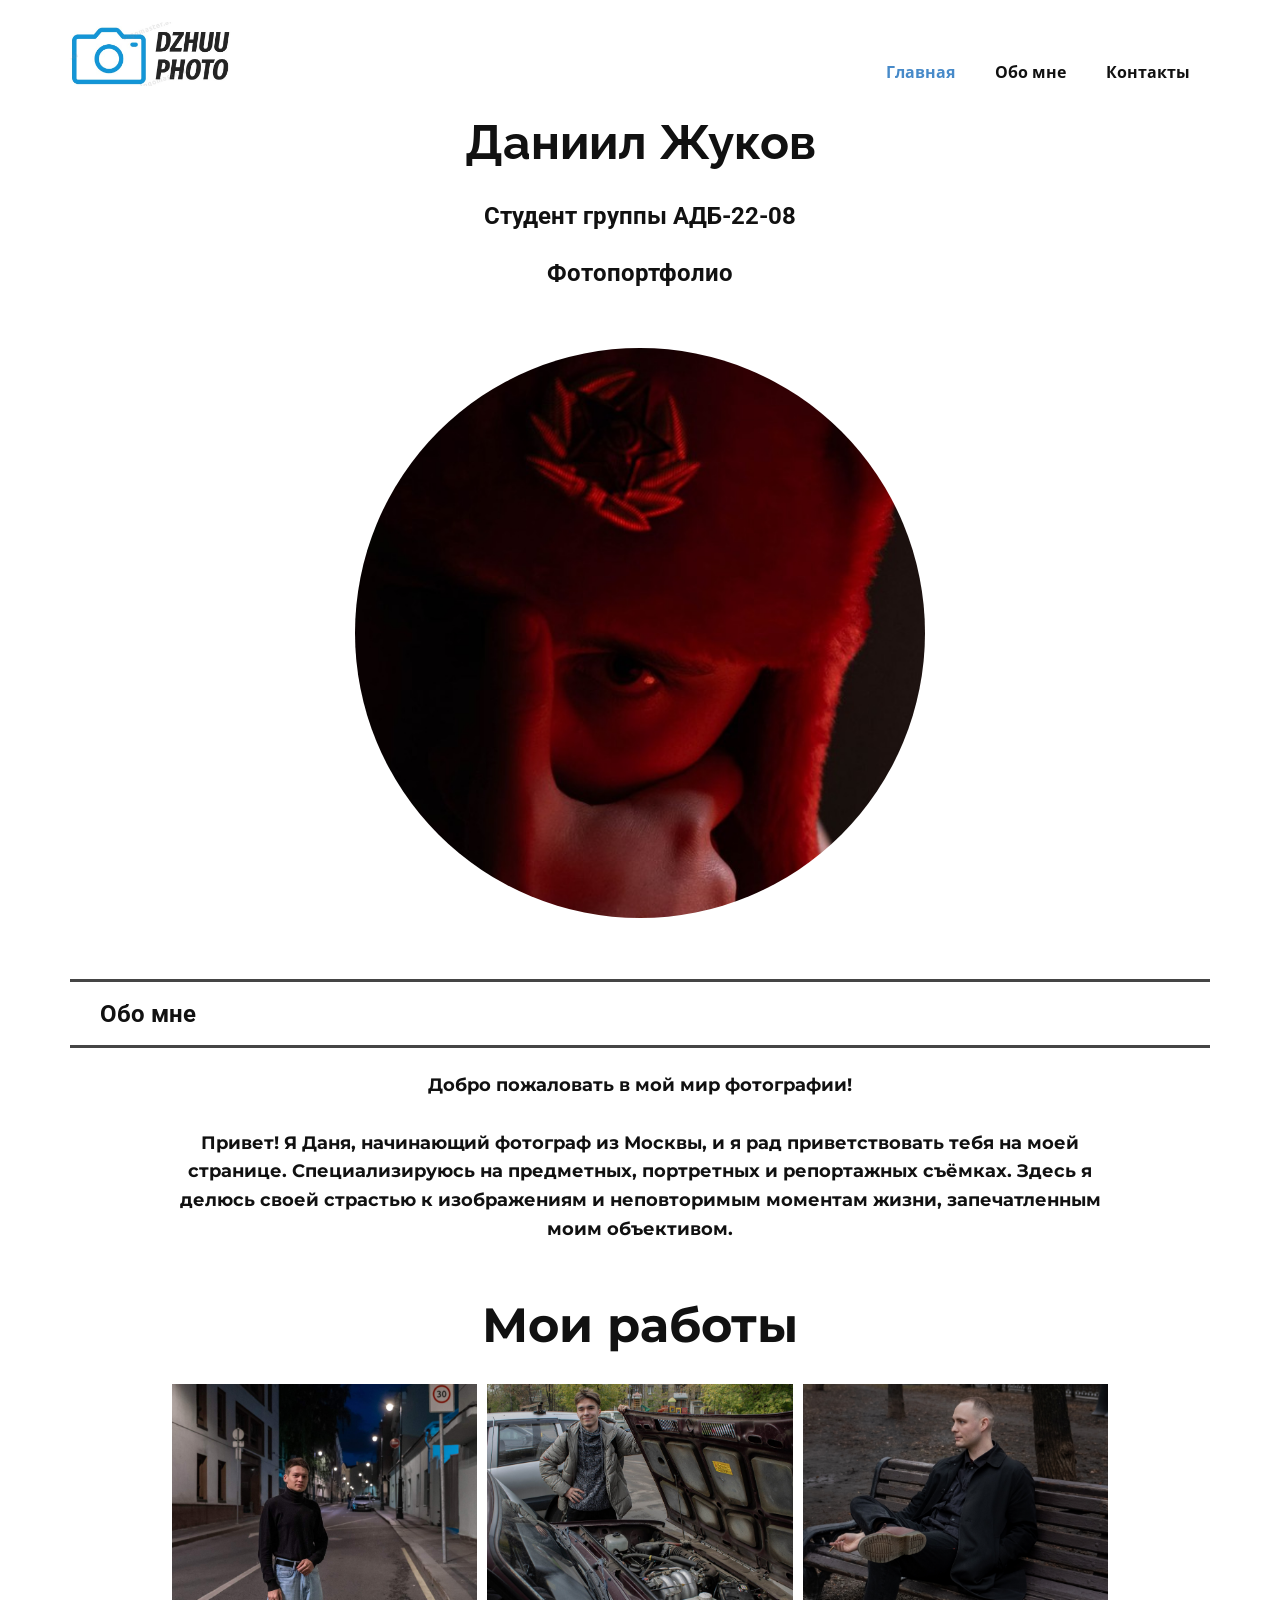
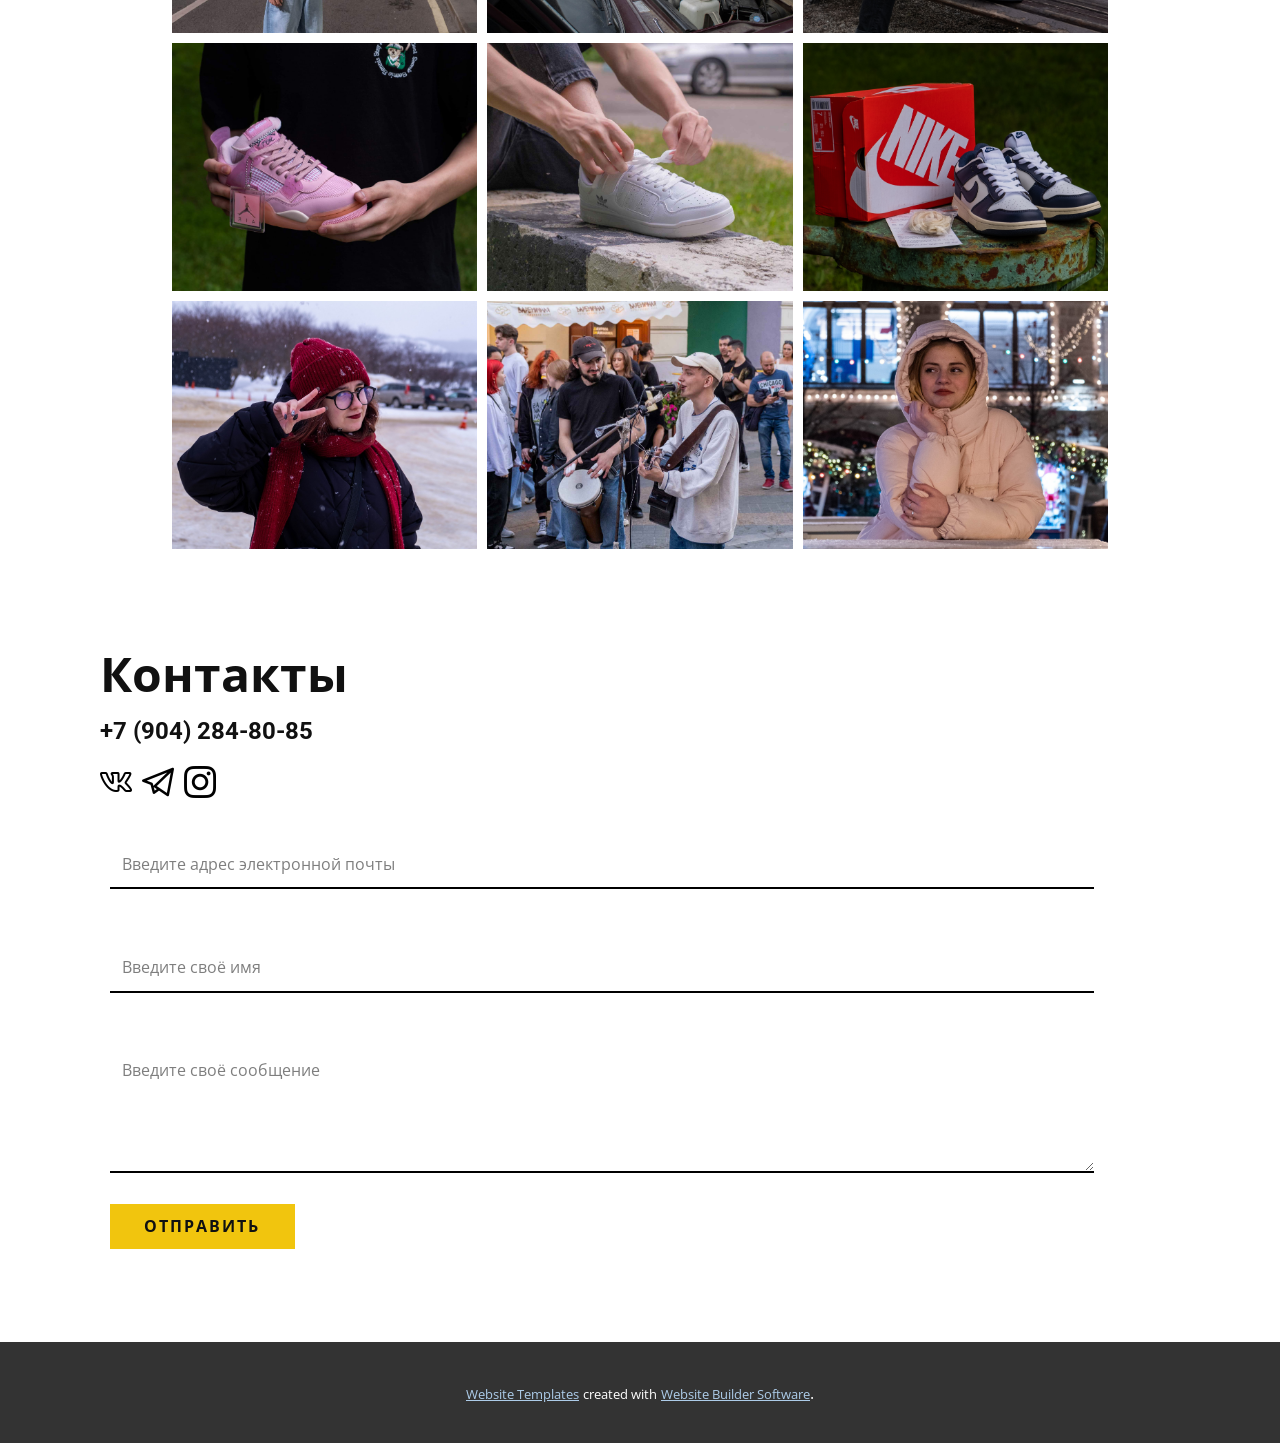
<file: Главная.html>
<!DOCTYPE html>
<html style="font-size: 16px;" lang="ru"><head>
    <meta name="viewport" content="width=device-width, initial-scale=1.0">
    <meta charset="utf-8">
    <meta name="keywords" content="Даниил Жуков​, ​Добро пожаловать в мой мир фотографии!Привет! Я Даня, начинающий фотограф из Москвы, и я рад приветствовать тебя на моей странице. Специализируюсь на предметных, портретных и репортажных съёмках. Здесь я делюсь своей страстью к изображениям и неповторимым моментам жизни, запечатленным моим объективом.">
    <meta name="description" content="">
    <title>Главная</title>
    <link rel="stylesheet" href="nicepage.css" media="screen">
<link rel="stylesheet" href="Главная.css" media="screen">
    <script class="u-script" type="text/javascript" src="jquery.js" defer=""></script>
    <script class="u-script" type="text/javascript" src="nicepage.js" defer=""></script>
    <meta name="generator" content="Nicepage 6.7.6, nicepage.com">
    <meta name="referrer" content="origin">
    <link id="u-theme-google-font" rel="stylesheet" href="https://fonts.googleapis.com/css?family=Roboto:100,100i,300,300i,400,400i,500,500i,700,700i,900,900i|Open+Sans:300,300i,400,400i,500,500i,600,600i,700,700i,800,800i">
    <link id="u-page-google-font" rel="stylesheet" href="https://fonts.googleapis.com/css?family=Raleway:100,100i,200,200i,300,300i,400,400i,500,500i,600,600i,700,700i,800,800i,900,900i|Montserrat:100,100i,200,200i,300,300i,400,400i,500,500i,600,600i,700,700i,800,800i,900,900i|Open+Sans:300,300i,400,400i,500,500i,600,600i,700,700i,800,800i">
    
    
    
    
    
    
    <script type="application/ld+json">{
		"@context": "http://schema.org",
		"@type": "Organization",
		"name": "",
		"logo": "images/2024-04-02234435.jpg"
}</script>
    <meta name="theme-color" content="#478ac9">
    <meta property="og:title" content="Главная">
    <meta property="og:type" content="website">
  <meta data-intl-tel-input-cdn-path="intlTelInput/"></head>
  <body data-path-to-root="./" data-include-products="false" class="u-body u-xl-mode" data-lang="ru"><header class="u-clearfix u-header u-header" id="sec-635e"><div class="u-clearfix u-sheet u-valign-middle u-sheet-1">
        <a href="https://nicepage.com" class="u-image u-logo u-image-1" data-image-width="592" data-image-height="235">
          <img src="images/2024-04-02234435.jpg" class="u-logo-image u-logo-image-1">
        </a>
        <nav class="u-menu u-menu-one-level u-offcanvas u-menu-1">
          <div class="menu-collapse" style="font-size: 1rem; letter-spacing: 0px; font-weight: 700;">
            <a class="u-button-style u-custom-left-right-menu-spacing u-custom-padding-bottom u-custom-top-bottom-menu-spacing u-nav-link u-text-active-palette-1-base u-text-hover-palette-2-base" href="#">
              <svg class="u-svg-link" viewBox="0 0 24 24"><use xmlns:xlink="http://www.w3.org/1999/xlink" xlink:href="#menu-hamburger"></use></svg>
              <svg class="u-svg-content" version="1.1" id="menu-hamburger" viewBox="0 0 16 16" x="0px" y="0px" xmlns:xlink="http://www.w3.org/1999/xlink" xmlns="http://www.w3.org/2000/svg"><g><rect y="1" width="16" height="2"></rect><rect y="7" width="16" height="2"></rect><rect y="13" width="16" height="2"></rect>
</g></svg>
            </a>
          </div>
          <div class="u-custom-menu u-nav-container">
            <ul class="u-nav u-unstyled u-nav-1"><li class="u-nav-item"><a class="u-button-style u-nav-link u-text-active-palette-1-base u-text-hover-palette-2-base" href="Главная.html" style="padding: 10px 20px;">Главная</a>
</li><li class="u-nav-item"><a class="u-button-style u-nav-link u-text-active-palette-1-base u-text-hover-palette-2-base" href="Обо-мне.html" style="padding: 10px 20px;">Обо мне</a>
</li><li class="u-nav-item"><a class="u-button-style u-nav-link u-text-active-palette-1-base u-text-hover-palette-2-base" href="Контакты.html" style="padding: 10px 20px;">Контакты</a>
</li></ul>
          </div>
          <div class="u-custom-menu u-nav-container-collapse">
            <div class="u-black u-container-style u-inner-container-layout u-opacity u-opacity-95 u-sidenav">
              <div class="u-inner-container-layout u-sidenav-overflow">
                <div class="u-menu-close"></div>
                <ul class="u-align-center u-nav u-popupmenu-items u-unstyled u-nav-2"><li class="u-nav-item"><a class="u-button-style u-nav-link" href="Главная.html">Главная</a>
</li><li class="u-nav-item"><a class="u-button-style u-nav-link" href="Обо-мне.html">Обо мне</a>
</li><li class="u-nav-item"><a class="u-button-style u-nav-link" href="Контакты.html">Контакты</a>
</li></ul>
              </div>
            </div>
            <div class="u-black u-menu-overlay u-opacity u-opacity-70"></div>
          </div>
        </nav>
      </div></header>
    <section class="u-align-center u-clearfix u-section-1" id="carousel_c3a3">
      <div class="u-clearfix u-sheet u-sheet-1">
        <h2 class="u-align-center-xs u-custom-font u-font-raleway u-text u-text-1">Даниил Жуков </h2>
        <h4 class="u-text u-text-2">
          <br>Студент группы АДБ-22-08<br>
          <br>Фотопортфолио 
        </h4>
        <div alt="" class="u-image u-image-circle u-image-1" data-image-width="640" data-image-height="640"></div>
      </div>
    </section>
    <section class="u-align-center u-clearfix u-section-2" id="carousel_6acb">
      <div class="u-clearfix u-sheet u-sheet-1">
        <div class="u-border-3 u-border-grey-dark-1 u-expanded-width u-line u-line-horizontal u-line-1"></div>
        <div class="data-layout-selected u-clearfix u-expanded-width u-layout-wrap u-layout-wrap-1">
          <div class="u-layout">
            <div class="u-layout-row">
              <div class="u-container-style u-layout-cell u-shape-rectangle u-size-60 u-layout-cell-1">
                <div class="u-container-layout u-valign-top u-container-layout-1">
                  <h5 class="u-text u-text-default u-text-1">Обо мне<br>
                  </h5>
                  <div class="u-border-3 u-border-grey-dark-1 u-expanded-width u-line u-line-horizontal u-line-2"></div>
                </div>
              </div>
            </div>
          </div>
        </div>
        <h2 class="u-align-center-xs u-custom-font u-font-montserrat u-text u-text-2"> Добро пожаловать в мой мир фотографии!<br>
          <br>Привет! Я Даня, начинающий фотограф из Москвы, и я рад приветствовать тебя на моей странице. Специализируюсь на предметных, портретных и репортажных съёмках. Здесь я делюсь своей страстью к изображениям и неповторимым моментам жизни, запечатленным моим объективом.
        </h2>
      </div>
    </section>
    <section class="u-align-center u-clearfix u-section-3" id="carousel_bce5">
      <div class="u-clearfix u-sheet u-valign-middle-lg u-valign-middle-md u-valign-middle-sm u-valign-middle-xs u-sheet-1">
        <h3 class="u-custom-font u-font-montserrat u-text u-text-1">Мои работы </h3>
        <div class="u-gallery u-layout-grid u-lightbox u-show-text-on-hover u-gallery-1">
          <div class="u-gallery-inner u-gallery-inner-1">
            <div class="u-effect-fade u-gallery-item">
              <div class="u-back-slide u-back-slide-1">
                <img class="u-back-image u-expanded u-back-image-1" src="images/DSCF0863_11zon.jpg">
              </div>
              <div class="u-over-slide u-shading u-over-slide-1"></div>
            </div>
            <div class="u-effect-fade u-gallery-item">
              <div class="u-back-slide u-back-slide-2">
                <img class="u-back-image u-expanded u-back-image-2" src="images/IMG_9691.jpg">
              </div>
              <div class="u-over-slide u-shading u-over-slide-2"></div>
            </div>
            <div class="u-effect-fade u-gallery-item">
              <div class="u-back-slide u-back-slide-3">
                <img class="u-back-image u-expanded u-back-image-3" src="images/IMG_20240403_001235.jpg">
              </div>
              <div class="u-over-slide u-shading u-over-slide-3"></div>
            </div>
            <div class="u-effect-fade u-gallery-item">
              <div class="u-back-slide u-back-slide-4">
                <img class="u-back-image u-expanded u-back-image-4" src="images/DSCF1659_11zon.jpg">
              </div>
              <div class="u-over-slide u-shading u-over-slide-4"></div>
            </div>
            <div class="u-effect-fade u-gallery-item">
              <div class="u-back-slide u-back-slide-5">
                <img class="u-back-image u-expanded u-back-image-5" src="images/DSCF1604_11zon.jpg">
              </div>
              <div class="u-over-slide u-shading u-over-slide-5"></div>
            </div>
            <div class="u-effect-fade u-gallery-item">
              <div class="u-back-slide u-back-slide-6">
                <img class="u-back-image u-expanded u-back-image-6" src="images/DSCF1672_11zon.jpg">
              </div>
              <div class="u-over-slide u-shading u-over-slide-6"></div>
            </div>
            <div class="u-effect-fade u-gallery-item">
              <div class="u-back-slide u-back-slide-7">
                <img class="u-back-image u-expanded u-back-image-7" src="images/DSCF9001.jpg">
              </div>
              <div class="u-over-slide u-shading u-over-slide-7"></div>
            </div>
            <div class="u-effect-fade u-gallery-item">
              <div class="u-back-slide u-back-slide-8">
                <img class="u-back-image u-expanded u-back-image-8" src="images/DSCF1800_11zon.jpg">
              </div>
              <div class="u-over-slide u-shading u-over-slide-8"></div>
            </div>
            <div class="u-effect-fade u-gallery-item">
              <div class="u-back-slide u-back-slide-9">
                <img class="u-back-image u-expanded u-back-image-9" src="images/DSCF8954.jpg">
              </div>
              <div class="u-over-slide u-shading u-over-slide-9"></div>
            </div>
          </div>
        </div>
      </div>
    </section>
    <section class="u-clearfix u-section-4" id="carousel_bf47">
      <div class="u-clearfix u-sheet u-valign-middle-xs u-sheet-1">
        <div class="data-layout-selected u-clearfix u-expanded-width u-layout-wrap u-layout-wrap-1">
          <div class="u-layout">
            <div class="u-layout-row">
              <div class="u-container-style u-layout-cell u-left-cell u-size-60 u-layout-cell-1">
                <div class="u-container-layout u-container-layout-1">
                  <h3 class="u-custom-font u-font-open-sans u-text u-text-1">Контакты </h3>
                  <h5 class="u-text u-text-2">+7 (904) 284-80-85<br>
                  </h5>
                  <div class="u-social-icons u-spacing-10 u-social-icons-1">
                    <a class="u-social-url" title="Вконтакте" target="_blank" href="https://vk.com/danilzhuu"><span class="u-file-icon u-icon u-social-facebook u-social-icon u-icon-1"><img src="images/2111828.png" alt=""></span>
                    </a>
                    <a class="u-social-url" title="Telegram" target="_blank" href="https://t.me/danilzhuu"><span class="u-file-icon u-icon u-social-icon u-social-twitter u-icon-2"><img src="images/87413.png" alt=""></span>
                    </a>
                    <a class="u-social-url" title="instagram" target="_blank" href="https://www.instagram.com/dzhuu_ph"><span class="u-file-icon u-icon u-social-icon u-social-instagram u-icon-3"><img src="images/1384031.png" alt=""></span>
                    </a>
                  </div>
                  <div class="u-expanded-width-sm u-expanded-width-xs u-form u-form-1">
                    <form action="https://forms.nicepagesrv.com/v2/form/process" class="u-clearfix u-form-spacing-30 u-form-vertical u-inner-form" style="padding: 10px" source="email" name="form">
                      <div class="u-form-email u-form-group u-form-partition-factor-2 u-form-group-1">
                        <label for="email-319a" class="u-label u-text-body-alt-color u-label-1">Email</label>
                        <input type="email" placeholder="Введите адрес электронной почты" id="email-319a" name="email" class="u-border-2 u-border-black u-border-no-left u-border-no-right u-border-no-top u-input u-input-rectangle" required="">
                      </div>
                      <div class="u-form-group u-form-name u-form-partition-factor-2 u-form-group-2">
                        <label for="name-319a" class="u-label u-text-body-alt-color u-label-2">Name</label>
                        <input type="text" placeholder="Введите своё имя" id="name-319a" name="name" class="u-border-2 u-border-black u-border-no-left u-border-no-right u-border-no-top u-input u-input-rectangle" required="">
                      </div>
                      <div class="u-form-group u-form-message u-form-group-3">
                        <label for="message-319a" class="u-label u-text-body-alt-color u-label-3">Message</label>
                        <textarea placeholder="Введите своё сообщение" rows="4" cols="50" id="message-319a" name="message" class="u-border-2 u-border-black u-border-no-left u-border-no-right u-border-no-top u-input u-input-rectangle" required=""></textarea>
                      </div>
                      <div class="u-align-left u-form-group u-form-submit u-form-group-4">
                        <a href="#" class="u-btn u-btn-submit u-button-style u-palette-3-base u-btn-1">Отправить </a>
                        <input type="submit" value="submit" class="u-form-control-hidden">
                      </div>
                      <div class="u-form-send-message u-form-send-success"> Thank you! Your message has been sent. </div>
                      <div class="u-form-send-error u-form-send-message"> Unable to send your message. Please fix errors then try again. </div>
                      <input type="hidden" value="" name="recaptchaResponse">
                      <input type="hidden" name="formServices" value="ee36b013-bbe3-04a9-a1ce-b9edbb7ffe36">
                    </form>
                  </div>
                </div>
              </div>
            </div>
          </div>
        </div>
      </div>
    </section>
    
    
    
    
    <section class="u-backlink u-clearfix u-grey-80">
      <a class="u-link" href="https://nicepage.com/website-templates" target="_blank">
        <span>Website Templates</span>
      </a>
      <p class="u-text">
        <span>created with</span>
      </p>
      <a class="u-link" href="" target="_blank">
        <span>Website Builder Software</span>
      </a>. 
    </section>
  
</body></html>
</file>
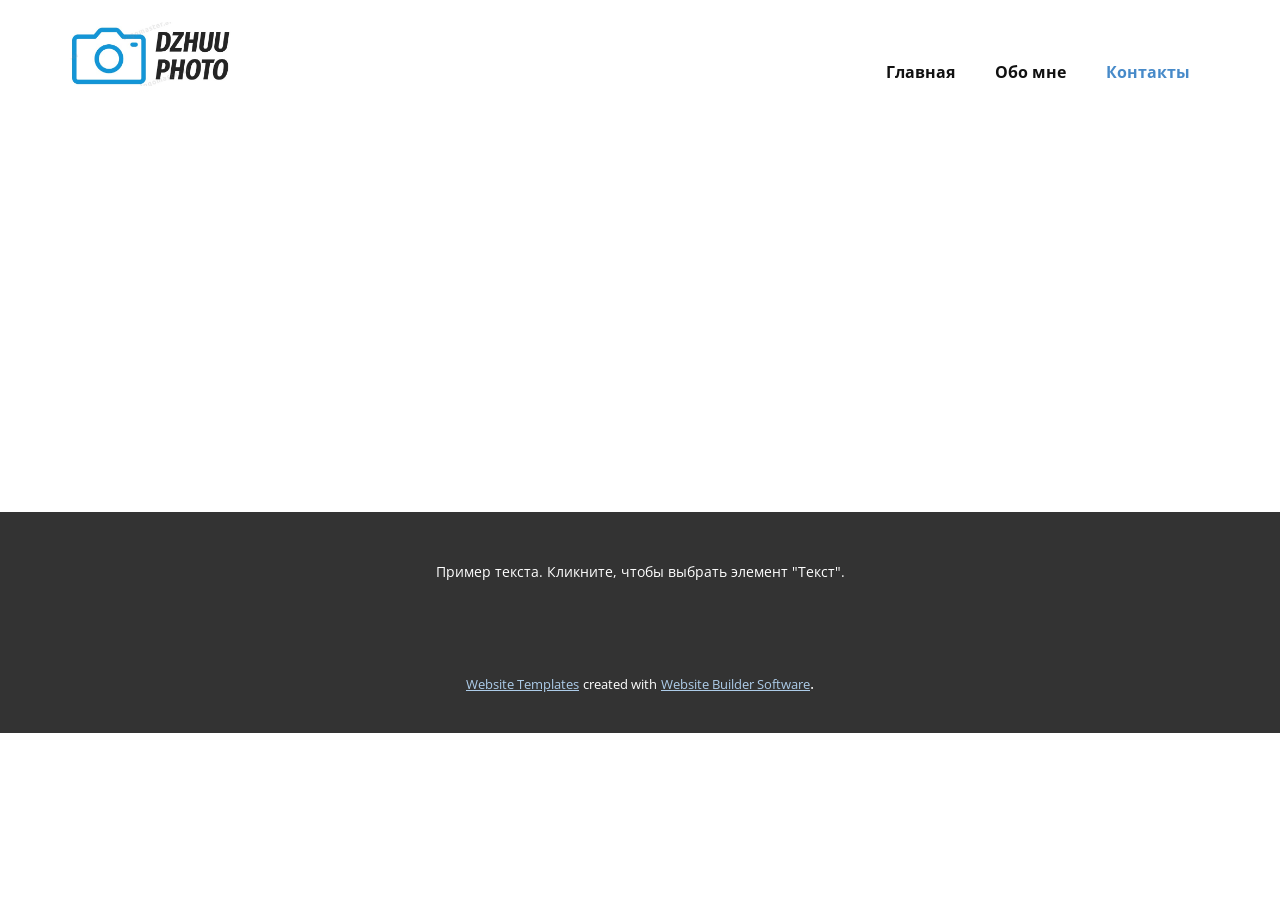
<file: Контакты.html>
<!DOCTYPE html>
<html style="font-size: 16px;" lang="ru"><head>
    <meta name="viewport" content="width=device-width, initial-scale=1.0">
    <meta charset="utf-8">
    <meta name="keywords" content="">
    <meta name="description" content="">
    <title>Контакты</title>
    <link rel="stylesheet" href="nicepage.css" media="screen">
<link rel="stylesheet" href="Контакты.css" media="screen">
    <script class="u-script" type="text/javascript" src="jquery.js" defer=""></script>
    <script class="u-script" type="text/javascript" src="nicepage.js" defer=""></script>
    <meta name="generator" content="Nicepage 6.7.6, nicepage.com">
    <link id="u-theme-google-font" rel="stylesheet" href="https://fonts.googleapis.com/css?family=Roboto:100,100i,300,300i,400,400i,500,500i,700,700i,900,900i|Open+Sans:300,300i,400,400i,500,500i,600,600i,700,700i,800,800i">
    
    
    
    <script type="application/ld+json">{
		"@context": "http://schema.org",
		"@type": "Organization",
		"name": "",
		"logo": "images/2024-04-02234435.jpg"
}</script>
    <meta name="theme-color" content="#478ac9">
    <meta property="og:title" content="Контакты">
    <meta property="og:type" content="website">
  <meta data-intl-tel-input-cdn-path="intlTelInput/"></head>
  <body data-path-to-root="./" data-include-products="false" class="u-body u-xl-mode" data-lang="ru"><header class="u-clearfix u-header u-header" id="sec-635e"><div class="u-clearfix u-sheet u-valign-middle u-sheet-1">
        <a href="https://nicepage.com" class="u-image u-logo u-image-1" data-image-width="592" data-image-height="235">
          <img src="images/2024-04-02234435.jpg" class="u-logo-image u-logo-image-1">
        </a>
        <nav class="u-menu u-menu-one-level u-offcanvas u-menu-1">
          <div class="menu-collapse" style="font-size: 1rem; letter-spacing: 0px; font-weight: 700;">
            <a class="u-button-style u-custom-left-right-menu-spacing u-custom-padding-bottom u-custom-top-bottom-menu-spacing u-nav-link u-text-active-palette-1-base u-text-hover-palette-2-base" href="#">
              <svg class="u-svg-link" viewBox="0 0 24 24"><use xmlns:xlink="http://www.w3.org/1999/xlink" xlink:href="#menu-hamburger"></use></svg>
              <svg class="u-svg-content" version="1.1" id="menu-hamburger" viewBox="0 0 16 16" x="0px" y="0px" xmlns:xlink="http://www.w3.org/1999/xlink" xmlns="http://www.w3.org/2000/svg"><g><rect y="1" width="16" height="2"></rect><rect y="7" width="16" height="2"></rect><rect y="13" width="16" height="2"></rect>
</g></svg>
            </a>
          </div>
          <div class="u-custom-menu u-nav-container">
            <ul class="u-nav u-unstyled u-nav-1"><li class="u-nav-item"><a class="u-button-style u-nav-link u-text-active-palette-1-base u-text-hover-palette-2-base" href="Главная.html" style="padding: 10px 20px;">Главная</a>
</li><li class="u-nav-item"><a class="u-button-style u-nav-link u-text-active-palette-1-base u-text-hover-palette-2-base" href="Обо-мне.html" style="padding: 10px 20px;">Обо мне</a>
</li><li class="u-nav-item"><a class="u-button-style u-nav-link u-text-active-palette-1-base u-text-hover-palette-2-base" href="Контакты.html" style="padding: 10px 20px;">Контакты</a>
</li></ul>
          </div>
          <div class="u-custom-menu u-nav-container-collapse">
            <div class="u-black u-container-style u-inner-container-layout u-opacity u-opacity-95 u-sidenav">
              <div class="u-inner-container-layout u-sidenav-overflow">
                <div class="u-menu-close"></div>
                <ul class="u-align-center u-nav u-popupmenu-items u-unstyled u-nav-2"><li class="u-nav-item"><a class="u-button-style u-nav-link" href="Главная.html">Главная</a>
</li><li class="u-nav-item"><a class="u-button-style u-nav-link" href="Обо-мне.html">Обо мне</a>
</li><li class="u-nav-item"><a class="u-button-style u-nav-link" href="Контакты.html">Контакты</a>
</li></ul>
              </div>
            </div>
            <div class="u-black u-menu-overlay u-opacity u-opacity-70"></div>
          </div>
        </nav>
      </div></header>
    <section class="u-clearfix u-section-1" id="sec-ed43">
      <div class="u-clearfix u-sheet u-sheet-1"></div>
    </section>
    
    
    
    <footer class="u-align-center u-clearfix u-footer u-grey-80 u-footer" id="sec-bfb7"><div class="u-clearfix u-sheet u-sheet-1">
        <p class="u-small-text u-text u-text-variant u-text-1">Пример текста. Кликните, чтобы выбрать элемент "Текст".</p>
      </div></footer>
    <section class="u-backlink u-clearfix u-grey-80">
      <a class="u-link" href="https://nicepage.com/website-templates" target="_blank">
        <span>Website Templates</span>
      </a>
      <p class="u-text">
        <span>created with</span>
      </p>
      <a class="u-link" href="" target="_blank">
        <span>Website Builder Software</span>
      </a>. 
    </section>
  
</body></html>
</file>
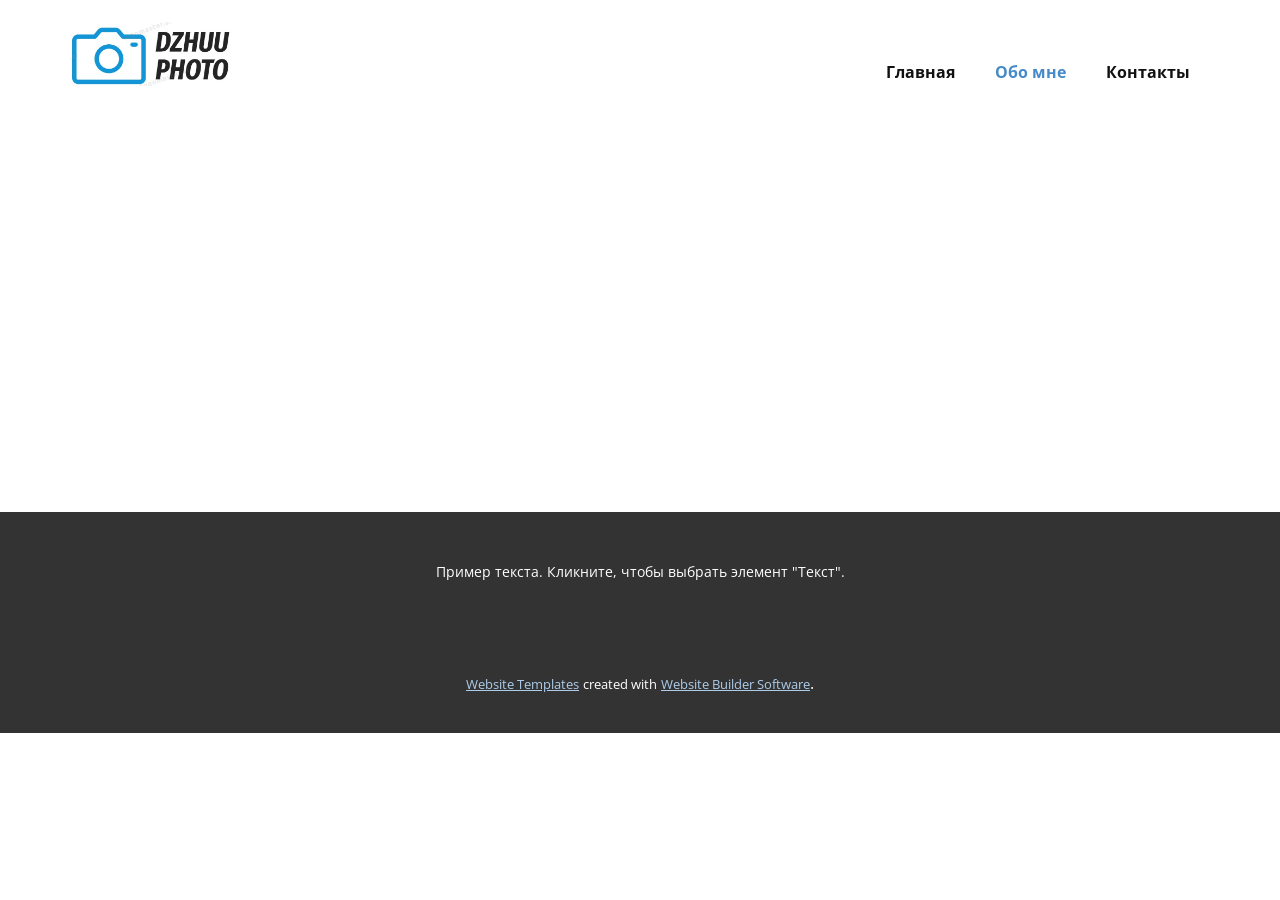
<file: Обо-мне.html>
<!DOCTYPE html>
<html style="font-size: 16px;" lang="ru"><head>
    <meta name="viewport" content="width=device-width, initial-scale=1.0">
    <meta charset="utf-8">
    <meta name="keywords" content="">
    <meta name="description" content="">
    <title>Обо мне</title>
    <link rel="stylesheet" href="nicepage.css" media="screen">
<link rel="stylesheet" href="Обо-мне.css" media="screen">
    <script class="u-script" type="text/javascript" src="jquery.js" defer=""></script>
    <script class="u-script" type="text/javascript" src="nicepage.js" defer=""></script>
    <meta name="generator" content="Nicepage 6.7.6, nicepage.com">
    <link id="u-theme-google-font" rel="stylesheet" href="https://fonts.googleapis.com/css?family=Roboto:100,100i,300,300i,400,400i,500,500i,700,700i,900,900i|Open+Sans:300,300i,400,400i,500,500i,600,600i,700,700i,800,800i">
    
    
    
    <script type="application/ld+json">{
		"@context": "http://schema.org",
		"@type": "Organization",
		"name": "",
		"logo": "images/2024-04-02234435.jpg"
}</script>
    <meta name="theme-color" content="#478ac9">
    <meta property="og:title" content="Обо мне">
    <meta property="og:type" content="website">
  <meta data-intl-tel-input-cdn-path="intlTelInput/"></head>
  <body data-path-to-root="./" data-include-products="false" class="u-body u-xl-mode" data-lang="ru"><header class="u-clearfix u-header u-header" id="sec-635e"><div class="u-clearfix u-sheet u-valign-middle u-sheet-1">
        <a href="https://nicepage.com" class="u-image u-logo u-image-1" data-image-width="592" data-image-height="235">
          <img src="images/2024-04-02234435.jpg" class="u-logo-image u-logo-image-1">
        </a>
        <nav class="u-menu u-menu-one-level u-offcanvas u-menu-1">
          <div class="menu-collapse" style="font-size: 1rem; letter-spacing: 0px; font-weight: 700;">
            <a class="u-button-style u-custom-left-right-menu-spacing u-custom-padding-bottom u-custom-top-bottom-menu-spacing u-nav-link u-text-active-palette-1-base u-text-hover-palette-2-base" href="#">
              <svg class="u-svg-link" viewBox="0 0 24 24"><use xmlns:xlink="http://www.w3.org/1999/xlink" xlink:href="#menu-hamburger"></use></svg>
              <svg class="u-svg-content" version="1.1" id="menu-hamburger" viewBox="0 0 16 16" x="0px" y="0px" xmlns:xlink="http://www.w3.org/1999/xlink" xmlns="http://www.w3.org/2000/svg"><g><rect y="1" width="16" height="2"></rect><rect y="7" width="16" height="2"></rect><rect y="13" width="16" height="2"></rect>
</g></svg>
            </a>
          </div>
          <div class="u-custom-menu u-nav-container">
            <ul class="u-nav u-unstyled u-nav-1"><li class="u-nav-item"><a class="u-button-style u-nav-link u-text-active-palette-1-base u-text-hover-palette-2-base" href="Главная.html" style="padding: 10px 20px;">Главная</a>
</li><li class="u-nav-item"><a class="u-button-style u-nav-link u-text-active-palette-1-base u-text-hover-palette-2-base" href="Обо-мне.html" style="padding: 10px 20px;">Обо мне</a>
</li><li class="u-nav-item"><a class="u-button-style u-nav-link u-text-active-palette-1-base u-text-hover-palette-2-base" href="Контакты.html" style="padding: 10px 20px;">Контакты</a>
</li></ul>
          </div>
          <div class="u-custom-menu u-nav-container-collapse">
            <div class="u-black u-container-style u-inner-container-layout u-opacity u-opacity-95 u-sidenav">
              <div class="u-inner-container-layout u-sidenav-overflow">
                <div class="u-menu-close"></div>
                <ul class="u-align-center u-nav u-popupmenu-items u-unstyled u-nav-2"><li class="u-nav-item"><a class="u-button-style u-nav-link" href="Главная.html">Главная</a>
</li><li class="u-nav-item"><a class="u-button-style u-nav-link" href="Обо-мне.html">Обо мне</a>
</li><li class="u-nav-item"><a class="u-button-style u-nav-link" href="Контакты.html">Контакты</a>
</li></ul>
              </div>
            </div>
            <div class="u-black u-menu-overlay u-opacity u-opacity-70"></div>
          </div>
        </nav>
      </div></header>
    <section class="u-clearfix u-section-1" id="sec-4857">
      <div class="u-clearfix u-sheet u-sheet-1"></div>
    </section>
    
    
    
    <footer class="u-align-center u-clearfix u-footer u-grey-80 u-footer" id="sec-bfb7"><div class="u-clearfix u-sheet u-sheet-1">
        <p class="u-small-text u-text u-text-variant u-text-1">Пример текста. Кликните, чтобы выбрать элемент "Текст".</p>
      </div></footer>
    <section class="u-backlink u-clearfix u-grey-80">
      <a class="u-link" href="https://nicepage.com/website-templates" target="_blank">
        <span>Website Templates</span>
      </a>
      <p class="u-text">
        <span>created with</span>
      </p>
      <a class="u-link" href="" target="_blank">
        <span>Website Builder Software</span>
      </a>. 
    </section>
  
</body></html>
</file>
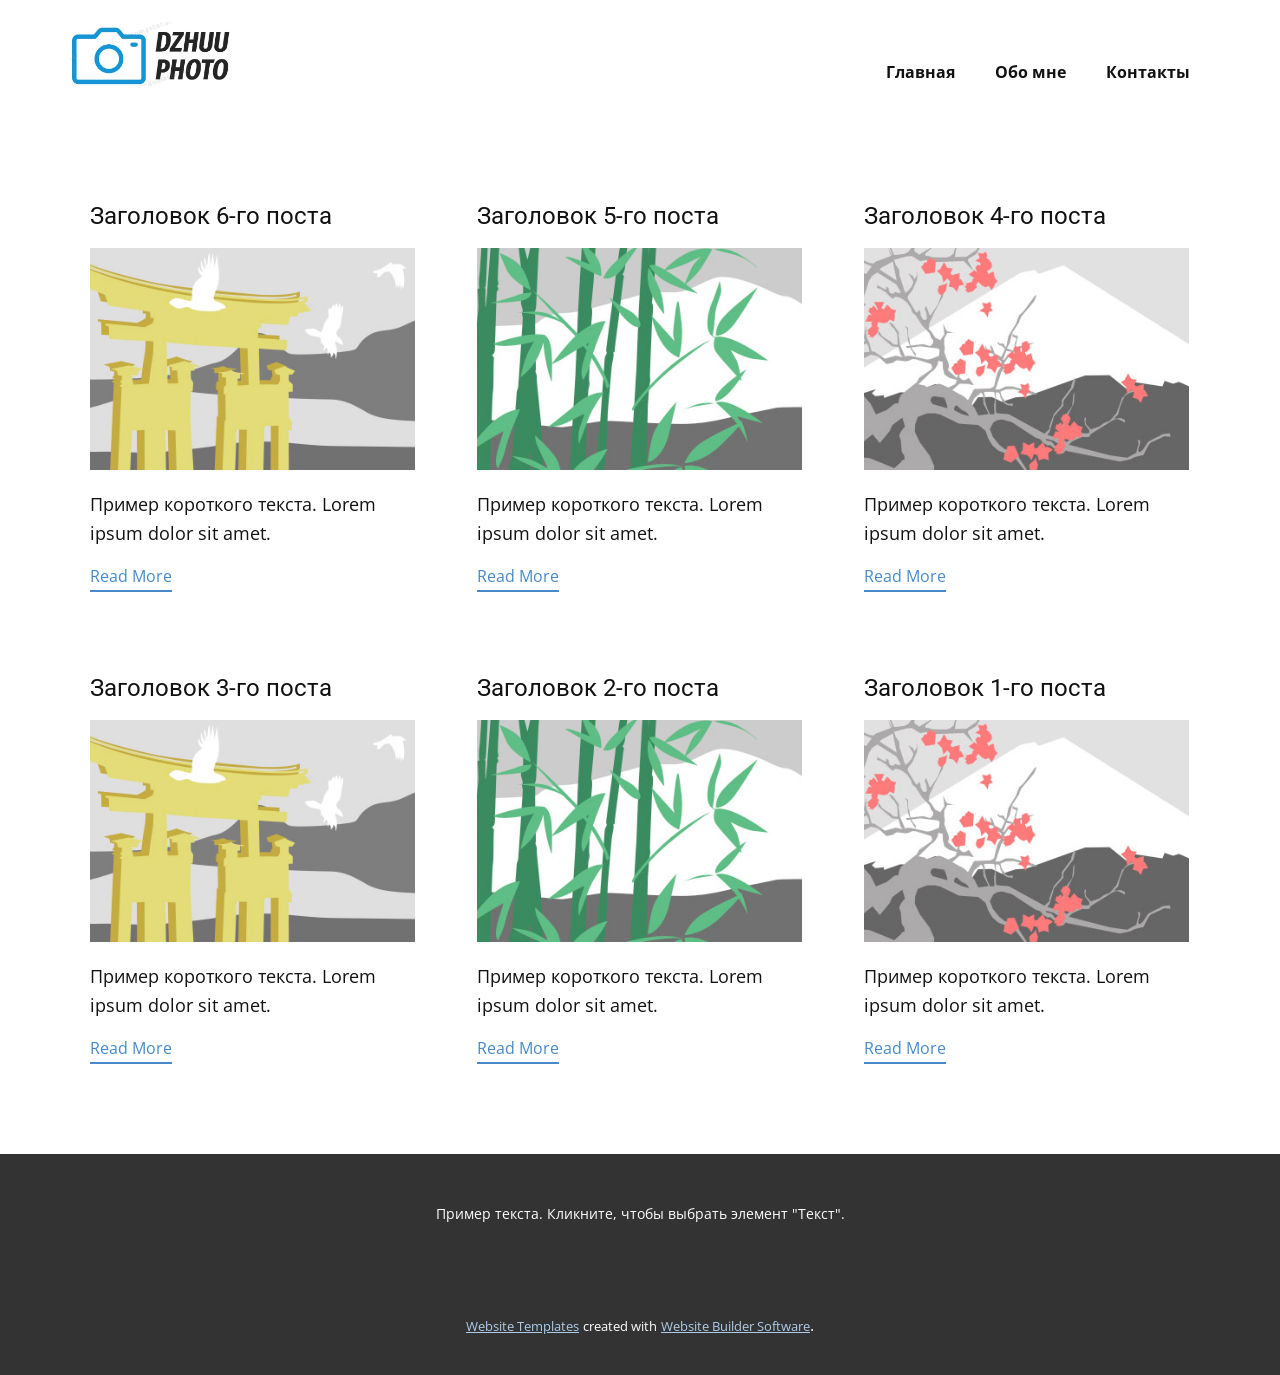
<file: blog/blog.html>
<!DOCTYPE html>
<html style="font-size: 16px;" lang="ru"><head>
    <meta name="viewport" content="width=device-width, initial-scale=1.0">
    <meta charset="utf-8">
    <meta name="keywords" content="">
    <meta name="description" content="">
    <title>Блог</title>
    <link rel="stylesheet" href="../nicepage.css" media="screen">
<link rel="stylesheet" href="../Blog-Template.css" media="screen">
    <script class="u-script" type="text/javascript" src="../jquery.js" defer=""></script>
    <script class="u-script" type="text/javascript" src="../nicepage.js" defer=""></script>
    <meta name="generator" content="Nicepage 6.7.6, nicepage.com">
    <link id="u-theme-google-font" rel="stylesheet" href="https://fonts.googleapis.com/css?family=Roboto:100,100i,300,300i,400,400i,500,500i,700,700i,900,900i|Open+Sans:300,300i,400,400i,500,500i,600,600i,700,700i,800,800i">
    
    
    
    <script type="application/ld+json">{
		"@context": "http://schema.org",
		"@type": "Organization",
		"name": "",
		"logo": "images/2024-04-02234435.jpg"
}</script>
    <meta name="theme-color" content="#478ac9">
  <meta data-intl-tel-input-cdn-path="intlTelInput/"></head>
  <body data-path-to-root="./" data-include-products="false" class="u-body u-xl-mode" data-lang="ru"><header class="u-clearfix u-header u-header" id="sec-635e"><div class="u-clearfix u-sheet u-valign-middle u-sheet-1">
        <a href="https://nicepage.com" class="u-image u-logo u-image-1" data-image-width="592" data-image-height="235">
          <img src="../images/2024-04-02234435.jpg" class="u-logo-image u-logo-image-1">
        </a>
        <nav class="u-menu u-menu-one-level u-offcanvas u-menu-1">
          <div class="menu-collapse" style="font-size: 1rem; letter-spacing: 0px; font-weight: 700;">
            <a class="u-button-style u-custom-left-right-menu-spacing u-custom-padding-bottom u-custom-top-bottom-menu-spacing u-nav-link u-text-active-palette-1-base u-text-hover-palette-2-base" href="#">
              <svg class="u-svg-link" viewBox="0 0 24 24"><use xmlns:xlink="http://www.w3.org/1999/xlink" xlink:href="#menu-hamburger"></use></svg>
              <svg class="u-svg-content" version="1.1" id="menu-hamburger" viewBox="0 0 16 16" x="0px" y="0px" xmlns:xlink="http://www.w3.org/1999/xlink" xmlns="http://www.w3.org/2000/svg"><g><rect y="1" width="16" height="2"></rect><rect y="7" width="16" height="2"></rect><rect y="13" width="16" height="2"></rect>
</g></svg>
            </a>
          </div>
          <div class="u-custom-menu u-nav-container">
            <ul class="u-nav u-unstyled u-nav-1"><li class="u-nav-item"><a class="u-button-style u-nav-link u-text-active-palette-1-base u-text-hover-palette-2-base" href="../Главная.html" style="padding: 10px 20px;">Главная</a>
</li><li class="u-nav-item"><a class="u-button-style u-nav-link u-text-active-palette-1-base u-text-hover-palette-2-base" href="../Обо-мне.html" style="padding: 10px 20px;">Обо мне</a>
</li><li class="u-nav-item"><a class="u-button-style u-nav-link u-text-active-palette-1-base u-text-hover-palette-2-base" href="../Контакты.html" style="padding: 10px 20px;">Контакты</a>
</li></ul>
          </div>
          <div class="u-custom-menu u-nav-container-collapse">
            <div class="u-black u-container-style u-inner-container-layout u-opacity u-opacity-95 u-sidenav">
              <div class="u-inner-container-layout u-sidenav-overflow">
                <div class="u-menu-close"></div>
                <ul class="u-align-center u-nav u-popupmenu-items u-unstyled u-nav-2"><li class="u-nav-item"><a class="u-button-style u-nav-link" href="../Главная.html">Главная</a>
</li><li class="u-nav-item"><a class="u-button-style u-nav-link" href="../Обо-мне.html">Обо мне</a>
</li><li class="u-nav-item"><a class="u-button-style u-nav-link" href="../Контакты.html">Контакты</a>
</li></ul>
              </div>
            </div>
            <div class="u-black u-menu-overlay u-opacity u-opacity-70"></div>
          </div>
        </nav>
      </div></header>
    <section class="u-clearfix u-section-1" id="sec-5be5">
      <div class="u-clearfix u-sheet u-valign-middle u-sheet-1"><!--blog--><!--blog_options_json--><!--{"type":"Recent","source":"","tags":"","count":""}--><!--/blog_options_json-->
        <div class="u-blog u-expanded-width u-repeater u-repeater-1"><!--blog_post-->
          <div class="u-blog-post u-container-style u-repeater-item u-white u-repeater-item-1">
            <div class="u-container-layout u-similar-container u-valign-top u-container-layout-1"><!--blog_post_header-->
              <h4 class="u-blog-control u-text u-text-1">
                <a class="u-post-header-link" href="../blog/пост-5.html">Заголовок 6-го поста</a>
              </h4><!--/blog_post_header--><!--blog_post_image-->
              <a class="u-post-header-link" href="../blog/пост-5.html"><img alt="" class="u-blog-control u-expanded-width u-image u-image-default u-image-1" src="../images/8ad73f3c.jpeg"></a><!--/blog_post_image--><!--blog_post_content-->
              <div class="u-blog-control u-post-content u-text u-text-2 fr-view">Пример короткого текста. Lorem ipsum dolor sit amet.</div><!--/blog_post_content--><!--blog_post_readmore-->
              <a href="../blog/пост-5.html" class="u-blog-control u-border-2 u-border-palette-1-base u-btn u-btn-rectangle u-button-style u-none u-btn-1"><!--blog_post_readmore_content--><!--options_json--><!--{"content":"Read More","defaultValue":"Читать дальше"}--><!--/options_json-->Read More<!--/blog_post_readmore_content--></a><!--/blog_post_readmore-->
            </div>
          </div><div class="u-blog-post u-container-style u-repeater-item u-video-cover u-white">
            <div class="u-container-layout u-similar-container u-valign-top u-container-layout-2"><!--blog_post_header-->
              <h4 class="u-blog-control u-text u-text-3">
                <a class="u-post-header-link" href="../blog/пост-4.html">Заголовок 5-го поста</a>
              </h4><!--/blog_post_header--><!--blog_post_image-->
              <a class="u-post-header-link" href="../blog/пост-4.html"><img alt="" class="u-blog-control u-expanded-width u-image u-image-default u-image-2" src="../images/68f64b9d.jpeg"></a><!--/blog_post_image--><!--blog_post_content-->
              <div class="u-blog-control u-post-content u-text u-text-4 fr-view">Пример короткого текста. Lorem ipsum dolor sit amet.</div><!--/blog_post_content--><!--blog_post_readmore-->
              <a href="../blog/пост-4.html" class="u-blog-control u-border-2 u-border-palette-1-base u-btn u-btn-rectangle u-button-style u-none u-btn-2"><!--blog_post_readmore_content--><!--options_json--><!--{"content":"Read More","defaultValue":"Читать дальше"}--><!--/options_json-->Read More<!--/blog_post_readmore_content--></a><!--/blog_post_readmore-->
            </div>
          </div><div class="u-blog-post u-container-style u-repeater-item u-video-cover u-white">
            <div class="u-container-layout u-similar-container u-valign-top u-container-layout-3"><!--blog_post_header-->
              <h4 class="u-blog-control u-text u-text-5">
                <a class="u-post-header-link" href="../blog/пост-3.html">Заголовок 4-го поста</a>
              </h4><!--/blog_post_header--><!--blog_post_image-->
              <a class="u-post-header-link" href="../blog/пост-3.html"><img alt="" class="u-blog-control u-expanded-width u-image u-image-default u-image-3" src="../images/0fd3416c.jpeg"></a><!--/blog_post_image--><!--blog_post_content-->
              <div class="u-blog-control u-post-content u-text u-text-6 fr-view">Пример короткого текста. Lorem ipsum dolor sit amet.</div><!--/blog_post_content--><!--blog_post_readmore-->
              <a href="../blog/пост-3.html" class="u-blog-control u-border-2 u-border-palette-1-base u-btn u-btn-rectangle u-button-style u-none u-btn-3"><!--blog_post_readmore_content--><!--options_json--><!--{"content":"Read More","defaultValue":"Читать дальше"}--><!--/options_json-->Read More<!--/blog_post_readmore_content--></a><!--/blog_post_readmore-->
            </div>
          </div><div class="u-blog-post u-container-style u-repeater-item u-white u-repeater-item-1">
            <div class="u-container-layout u-similar-container u-valign-top u-container-layout-1"><!--blog_post_header-->
              <h4 class="u-blog-control u-text u-text-1">
                <a class="u-post-header-link" href="../blog/пост-2.html">Заголовок 3-го поста</a>
              </h4><!--/blog_post_header--><!--blog_post_image-->
              <a class="u-post-header-link" href="../blog/пост-2.html"><img alt="" class="u-blog-control u-expanded-width u-image u-image-default u-image-1" src="../images/8ad73f3c.jpeg"></a><!--/blog_post_image--><!--blog_post_content-->
              <div class="u-blog-control u-post-content u-text u-text-2 fr-view">Пример короткого текста. Lorem ipsum dolor sit amet.</div><!--/blog_post_content--><!--blog_post_readmore-->
              <a href="../blog/пост-2.html" class="u-blog-control u-border-2 u-border-palette-1-base u-btn u-btn-rectangle u-button-style u-none u-btn-1"><!--blog_post_readmore_content--><!--options_json--><!--{"content":"Read More","defaultValue":"Читать дальше"}--><!--/options_json-->Read More<!--/blog_post_readmore_content--></a><!--/blog_post_readmore-->
            </div>
          </div><div class="u-blog-post u-container-style u-repeater-item u-video-cover u-white">
            <div class="u-container-layout u-similar-container u-valign-top u-container-layout-2"><!--blog_post_header-->
              <h4 class="u-blog-control u-text u-text-3">
                <a class="u-post-header-link" href="../blog/пост-1.html">Заголовок 2-го поста</a>
              </h4><!--/blog_post_header--><!--blog_post_image-->
              <a class="u-post-header-link" href="../blog/пост-1.html"><img alt="" class="u-blog-control u-expanded-width u-image u-image-default u-image-2" src="../images/68f64b9d.jpeg"></a><!--/blog_post_image--><!--blog_post_content-->
              <div class="u-blog-control u-post-content u-text u-text-4 fr-view">Пример короткого текста. Lorem ipsum dolor sit amet.</div><!--/blog_post_content--><!--blog_post_readmore-->
              <a href="../blog/пост-1.html" class="u-blog-control u-border-2 u-border-palette-1-base u-btn u-btn-rectangle u-button-style u-none u-btn-2"><!--blog_post_readmore_content--><!--options_json--><!--{"content":"Read More","defaultValue":"Читать дальше"}--><!--/options_json-->Read More<!--/blog_post_readmore_content--></a><!--/blog_post_readmore-->
            </div>
          </div><div class="u-blog-post u-container-style u-repeater-item u-video-cover u-white">
            <div class="u-container-layout u-similar-container u-valign-top u-container-layout-3"><!--blog_post_header-->
              <h4 class="u-blog-control u-text u-text-5">
                <a class="u-post-header-link" href="../blog/пост.html">Заголовок 1-го поста</a>
              </h4><!--/blog_post_header--><!--blog_post_image-->
              <a class="u-post-header-link" href="../blog/пост.html"><img alt="" class="u-blog-control u-expanded-width u-image u-image-default u-image-3" src="../images/0fd3416c.jpeg"></a><!--/blog_post_image--><!--blog_post_content-->
              <div class="u-blog-control u-post-content u-text u-text-6 fr-view">Пример короткого текста. Lorem ipsum dolor sit amet.</div><!--/blog_post_content--><!--blog_post_readmore-->
              <a href="../blog/пост.html" class="u-blog-control u-border-2 u-border-palette-1-base u-btn u-btn-rectangle u-button-style u-none u-btn-3"><!--blog_post_readmore_content--><!--options_json--><!--{"content":"Read More","defaultValue":"Читать дальше"}--><!--/options_json-->Read More<!--/blog_post_readmore_content--></a><!--/blog_post_readmore-->
            </div>
          </div><!--/blog_post--><!--blog_post-->
          <!--/blog_post--><!--blog_post-->
          <!--/blog_post-->
        </div><!--/blog-->
      </div>
    </section>
    
    
    
    <footer class="u-align-center u-clearfix u-footer u-grey-80 u-footer" id="sec-bfb7"><div class="u-clearfix u-sheet u-sheet-1">
        <p class="u-small-text u-text u-text-variant u-text-1">Пример текста. Кликните, чтобы выбрать элемент "Текст".</p>
      </div></footer>
    <section class="u-backlink u-clearfix u-grey-80">
      <a class="u-link" href="https://nicepage.com/website-templates" target="_blank">
        <span>Website Templates</span>
      </a>
      <p class="u-text">
        <span>created with</span>
      </p>
      <a class="u-link" href="" target="_blank">
        <span>Website Builder Software</span>
      </a>. 
    </section>
  
</body></html>
</file>
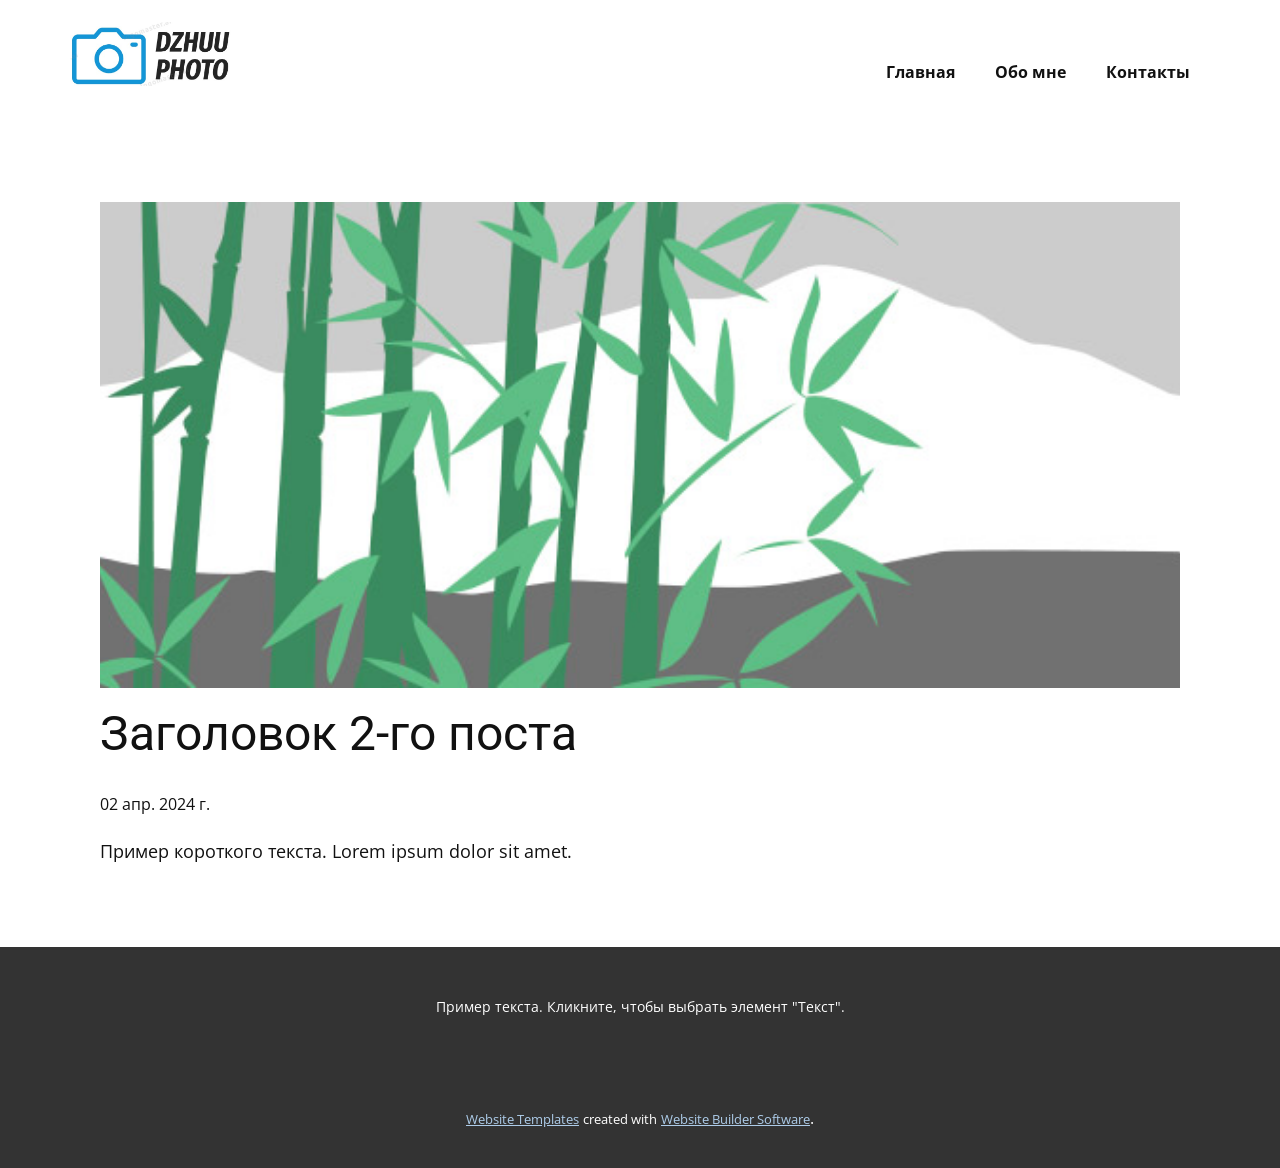
<file: blog/пост-1.html>
<!DOCTYPE html>
<html style="font-size: 16px;" lang="ru"><head>
    <meta name="viewport" content="width=device-width, initial-scale=1.0">
    <meta charset="utf-8">
    <meta name="keywords" content="Заголовок 1-го поста">
    <meta name="description" content="">
    <title>Заголовок 2-го поста</title>
    <link rel="stylesheet" href="../nicepage.css" media="screen">
<link rel="stylesheet" href="../Post-Template.css" media="screen">
    <script class="u-script" type="text/javascript" src="../jquery.js" defer=""></script>
    <script class="u-script" type="text/javascript" src="../nicepage.js" defer=""></script>
    <meta name="generator" content="Nicepage 6.7.6, nicepage.com">
    <link id="u-theme-google-font" rel="stylesheet" href="https://fonts.googleapis.com/css?family=Roboto:100,100i,300,300i,400,400i,500,500i,700,700i,900,900i|Open+Sans:300,300i,400,400i,500,500i,600,600i,700,700i,800,800i">
    
    
    
    <script type="application/ld+json">{
		"@context": "http://schema.org",
		"@type": "Organization",
		"name": "",
		"logo": "images/2024-04-02234435.jpg"
}</script>
    <meta name="theme-color" content="#478ac9">
  <meta data-intl-tel-input-cdn-path="intlTelInput/"></head>
  <body data-path-to-root="./" data-include-products="false" class="u-body u-xl-mode" data-lang="ru"><header class="u-clearfix u-header u-header" id="sec-635e"><div class="u-clearfix u-sheet u-valign-middle u-sheet-1">
        <a href="https://nicepage.com" class="u-image u-logo u-image-1" data-image-width="592" data-image-height="235">
          <img src="../images/2024-04-02234435.jpg" class="u-logo-image u-logo-image-1">
        </a>
        <nav class="u-menu u-menu-one-level u-offcanvas u-menu-1">
          <div class="menu-collapse" style="font-size: 1rem; letter-spacing: 0px; font-weight: 700;">
            <a class="u-button-style u-custom-left-right-menu-spacing u-custom-padding-bottom u-custom-top-bottom-menu-spacing u-nav-link u-text-active-palette-1-base u-text-hover-palette-2-base" href="#">
              <svg class="u-svg-link" viewBox="0 0 24 24"><use xmlns:xlink="http://www.w3.org/1999/xlink" xlink:href="#menu-hamburger"></use></svg>
              <svg class="u-svg-content" version="1.1" id="menu-hamburger" viewBox="0 0 16 16" x="0px" y="0px" xmlns:xlink="http://www.w3.org/1999/xlink" xmlns="http://www.w3.org/2000/svg"><g><rect y="1" width="16" height="2"></rect><rect y="7" width="16" height="2"></rect><rect y="13" width="16" height="2"></rect>
</g></svg>
            </a>
          </div>
          <div class="u-custom-menu u-nav-container">
            <ul class="u-nav u-unstyled u-nav-1"><li class="u-nav-item"><a class="u-button-style u-nav-link u-text-active-palette-1-base u-text-hover-palette-2-base" href="../Главная.html" style="padding: 10px 20px;">Главная</a>
</li><li class="u-nav-item"><a class="u-button-style u-nav-link u-text-active-palette-1-base u-text-hover-palette-2-base" href="../Обо-мне.html" style="padding: 10px 20px;">Обо мне</a>
</li><li class="u-nav-item"><a class="u-button-style u-nav-link u-text-active-palette-1-base u-text-hover-palette-2-base" href="../Контакты.html" style="padding: 10px 20px;">Контакты</a>
</li></ul>
          </div>
          <div class="u-custom-menu u-nav-container-collapse">
            <div class="u-black u-container-style u-inner-container-layout u-opacity u-opacity-95 u-sidenav">
              <div class="u-inner-container-layout u-sidenav-overflow">
                <div class="u-menu-close"></div>
                <ul class="u-align-center u-nav u-popupmenu-items u-unstyled u-nav-2"><li class="u-nav-item"><a class="u-button-style u-nav-link" href="../Главная.html">Главная</a>
</li><li class="u-nav-item"><a class="u-button-style u-nav-link" href="../Обо-мне.html">Обо мне</a>
</li><li class="u-nav-item"><a class="u-button-style u-nav-link" href="../Контакты.html">Контакты</a>
</li></ul>
              </div>
            </div>
            <div class="u-black u-menu-overlay u-opacity u-opacity-70"></div>
          </div>
        </nav>
      </div></header>
    <section class="u-align-center u-clearfix u-section-1" id="sec-e989">
      <div class="u-clearfix u-sheet u-valign-middle-md u-valign-middle-sm u-valign-middle-xs u-sheet-1"><!--post_details--><!--post_details_options_json--><!--{"source":""}--><!--/post_details_options_json--><!--blog_post-->
        <div class="u-container-style u-expanded-width u-post-details u-post-details-1">
          <div class="u-container-layout u-valign-middle u-container-layout-1"><!--blog_post_image-->
            <img alt="" class="u-blog-control u-expanded-width u-image u-image-default u-image-1" src="../images/68f64b9d.jpeg"><!--/blog_post_image--><!--blog_post_header-->
            <h2 class="u-blog-control u-text u-text-1">Заголовок 2-го поста</h2><!--/blog_post_header--><!--blog_post_metadata-->
            <div class="u-blog-control u-metadata u-metadata-1"><!--blog_post_metadata_date-->
              <span class="u-meta-date u-meta-icon">02 апр. 2024 г.</span><!--/blog_post_metadata_date--><!--blog_post_metadata_category-->
              <!--/blog_post_metadata_category--><!--blog_post_metadata_comments-->
              <!--/blog_post_metadata_comments-->
            </div><!--/blog_post_metadata--><!--blog_post_content-->
            <div class="u-align-justify u-blog-control u-post-content u-text u-text-2 fr-view">
  Пример короткого текста. Lorem ipsum dolor sit amet.
  </div><!--/blog_post_content-->
          </div>
        </div><!--/blog_post--><!--/post_details-->
      </div>
    </section>
    
    
    
    <footer class="u-align-center u-clearfix u-footer u-grey-80 u-footer" id="sec-bfb7"><div class="u-clearfix u-sheet u-sheet-1">
        <p class="u-small-text u-text u-text-variant u-text-1">Пример текста. Кликните, чтобы выбрать элемент "Текст".</p>
      </div></footer>
    <section class="u-backlink u-clearfix u-grey-80">
      <a class="u-link" href="https://nicepage.com/website-templates" target="_blank">
        <span>Website Templates</span>
      </a>
      <p class="u-text">
        <span>created with</span>
      </p>
      <a class="u-link" href="" target="_blank">
        <span>Website Builder Software</span>
      </a>. 
    </section>
  
</body></html>
</file>
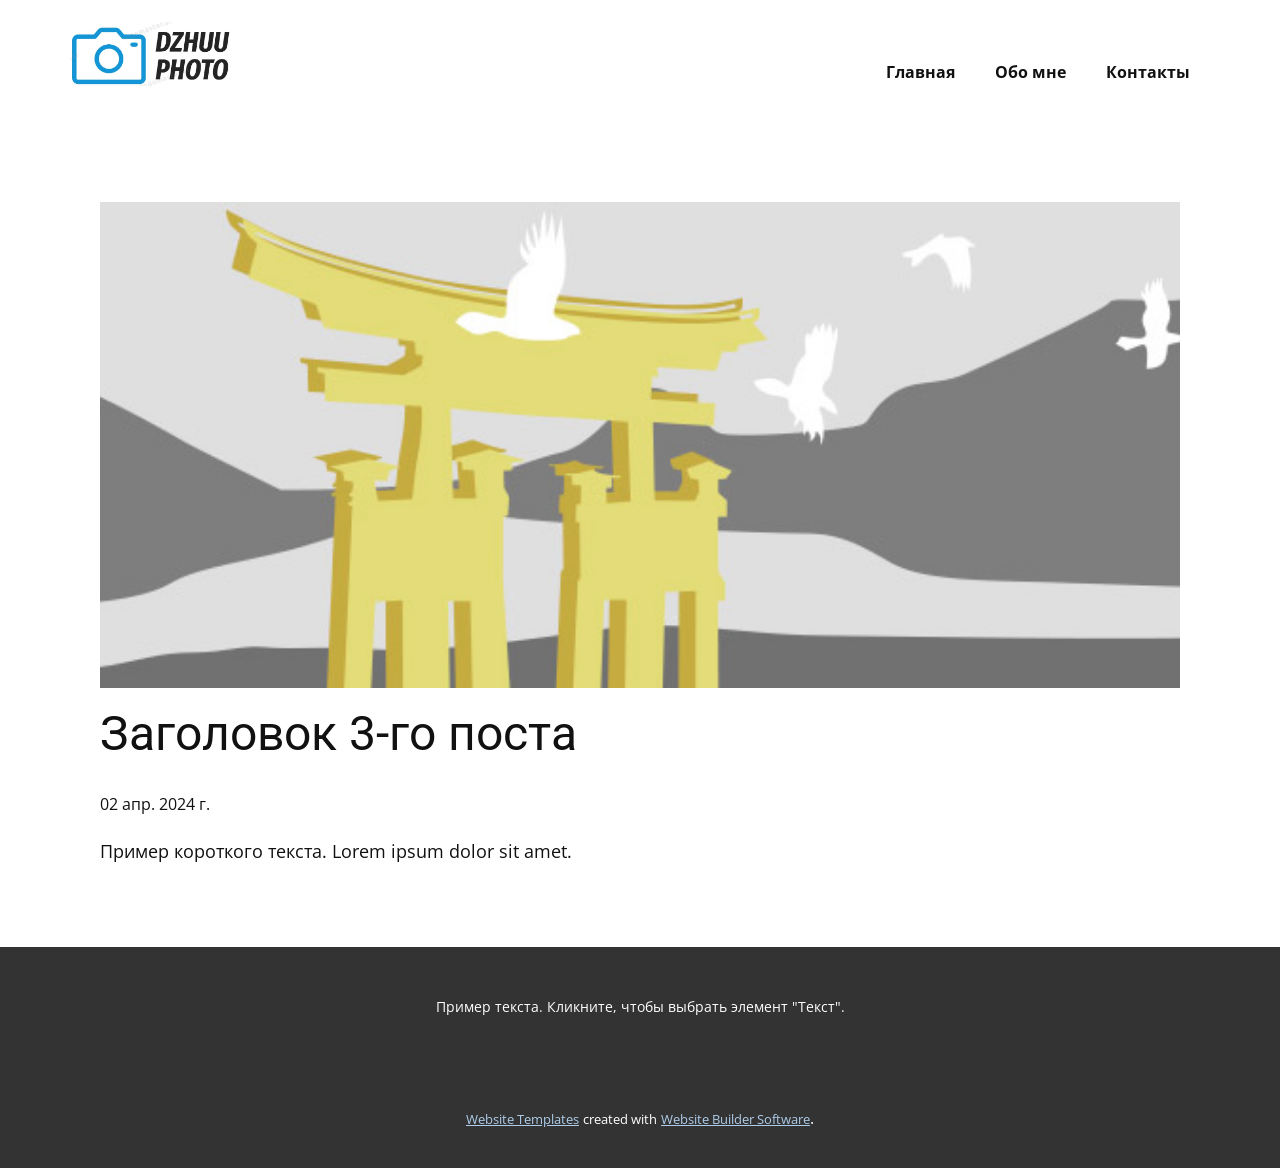
<file: blog/пост-2.html>
<!DOCTYPE html>
<html style="font-size: 16px;" lang="ru"><head>
    <meta name="viewport" content="width=device-width, initial-scale=1.0">
    <meta charset="utf-8">
    <meta name="keywords" content="Заголовок 1-го поста">
    <meta name="description" content="">
    <title>Заголовок 3-го поста</title>
    <link rel="stylesheet" href="../nicepage.css" media="screen">
<link rel="stylesheet" href="../Post-Template.css" media="screen">
    <script class="u-script" type="text/javascript" src="../jquery.js" defer=""></script>
    <script class="u-script" type="text/javascript" src="../nicepage.js" defer=""></script>
    <meta name="generator" content="Nicepage 6.7.6, nicepage.com">
    <link id="u-theme-google-font" rel="stylesheet" href="https://fonts.googleapis.com/css?family=Roboto:100,100i,300,300i,400,400i,500,500i,700,700i,900,900i|Open+Sans:300,300i,400,400i,500,500i,600,600i,700,700i,800,800i">
    
    
    
    <script type="application/ld+json">{
		"@context": "http://schema.org",
		"@type": "Organization",
		"name": "",
		"logo": "images/2024-04-02234435.jpg"
}</script>
    <meta name="theme-color" content="#478ac9">
  <meta data-intl-tel-input-cdn-path="intlTelInput/"></head>
  <body data-path-to-root="./" data-include-products="false" class="u-body u-xl-mode" data-lang="ru"><header class="u-clearfix u-header u-header" id="sec-635e"><div class="u-clearfix u-sheet u-valign-middle u-sheet-1">
        <a href="https://nicepage.com" class="u-image u-logo u-image-1" data-image-width="592" data-image-height="235">
          <img src="../images/2024-04-02234435.jpg" class="u-logo-image u-logo-image-1">
        </a>
        <nav class="u-menu u-menu-one-level u-offcanvas u-menu-1">
          <div class="menu-collapse" style="font-size: 1rem; letter-spacing: 0px; font-weight: 700;">
            <a class="u-button-style u-custom-left-right-menu-spacing u-custom-padding-bottom u-custom-top-bottom-menu-spacing u-nav-link u-text-active-palette-1-base u-text-hover-palette-2-base" href="#">
              <svg class="u-svg-link" viewBox="0 0 24 24"><use xmlns:xlink="http://www.w3.org/1999/xlink" xlink:href="#menu-hamburger"></use></svg>
              <svg class="u-svg-content" version="1.1" id="menu-hamburger" viewBox="0 0 16 16" x="0px" y="0px" xmlns:xlink="http://www.w3.org/1999/xlink" xmlns="http://www.w3.org/2000/svg"><g><rect y="1" width="16" height="2"></rect><rect y="7" width="16" height="2"></rect><rect y="13" width="16" height="2"></rect>
</g></svg>
            </a>
          </div>
          <div class="u-custom-menu u-nav-container">
            <ul class="u-nav u-unstyled u-nav-1"><li class="u-nav-item"><a class="u-button-style u-nav-link u-text-active-palette-1-base u-text-hover-palette-2-base" href="../Главная.html" style="padding: 10px 20px;">Главная</a>
</li><li class="u-nav-item"><a class="u-button-style u-nav-link u-text-active-palette-1-base u-text-hover-palette-2-base" href="../Обо-мне.html" style="padding: 10px 20px;">Обо мне</a>
</li><li class="u-nav-item"><a class="u-button-style u-nav-link u-text-active-palette-1-base u-text-hover-palette-2-base" href="../Контакты.html" style="padding: 10px 20px;">Контакты</a>
</li></ul>
          </div>
          <div class="u-custom-menu u-nav-container-collapse">
            <div class="u-black u-container-style u-inner-container-layout u-opacity u-opacity-95 u-sidenav">
              <div class="u-inner-container-layout u-sidenav-overflow">
                <div class="u-menu-close"></div>
                <ul class="u-align-center u-nav u-popupmenu-items u-unstyled u-nav-2"><li class="u-nav-item"><a class="u-button-style u-nav-link" href="../Главная.html">Главная</a>
</li><li class="u-nav-item"><a class="u-button-style u-nav-link" href="../Обо-мне.html">Обо мне</a>
</li><li class="u-nav-item"><a class="u-button-style u-nav-link" href="../Контакты.html">Контакты</a>
</li></ul>
              </div>
            </div>
            <div class="u-black u-menu-overlay u-opacity u-opacity-70"></div>
          </div>
        </nav>
      </div></header>
    <section class="u-align-center u-clearfix u-section-1" id="sec-e989">
      <div class="u-clearfix u-sheet u-valign-middle-md u-valign-middle-sm u-valign-middle-xs u-sheet-1"><!--post_details--><!--post_details_options_json--><!--{"source":""}--><!--/post_details_options_json--><!--blog_post-->
        <div class="u-container-style u-expanded-width u-post-details u-post-details-1">
          <div class="u-container-layout u-valign-middle u-container-layout-1"><!--blog_post_image-->
            <img alt="" class="u-blog-control u-expanded-width u-image u-image-default u-image-1" src="../images/8ad73f3c.jpeg"><!--/blog_post_image--><!--blog_post_header-->
            <h2 class="u-blog-control u-text u-text-1">Заголовок 3-го поста</h2><!--/blog_post_header--><!--blog_post_metadata-->
            <div class="u-blog-control u-metadata u-metadata-1"><!--blog_post_metadata_date-->
              <span class="u-meta-date u-meta-icon">02 апр. 2024 г.</span><!--/blog_post_metadata_date--><!--blog_post_metadata_category-->
              <!--/blog_post_metadata_category--><!--blog_post_metadata_comments-->
              <!--/blog_post_metadata_comments-->
            </div><!--/blog_post_metadata--><!--blog_post_content-->
            <div class="u-align-justify u-blog-control u-post-content u-text u-text-2 fr-view">
  Пример короткого текста. Lorem ipsum dolor sit amet.
  </div><!--/blog_post_content-->
          </div>
        </div><!--/blog_post--><!--/post_details-->
      </div>
    </section>
    
    
    
    <footer class="u-align-center u-clearfix u-footer u-grey-80 u-footer" id="sec-bfb7"><div class="u-clearfix u-sheet u-sheet-1">
        <p class="u-small-text u-text u-text-variant u-text-1">Пример текста. Кликните, чтобы выбрать элемент "Текст".</p>
      </div></footer>
    <section class="u-backlink u-clearfix u-grey-80">
      <a class="u-link" href="https://nicepage.com/website-templates" target="_blank">
        <span>Website Templates</span>
      </a>
      <p class="u-text">
        <span>created with</span>
      </p>
      <a class="u-link" href="" target="_blank">
        <span>Website Builder Software</span>
      </a>. 
    </section>
  
</body></html>
</file>
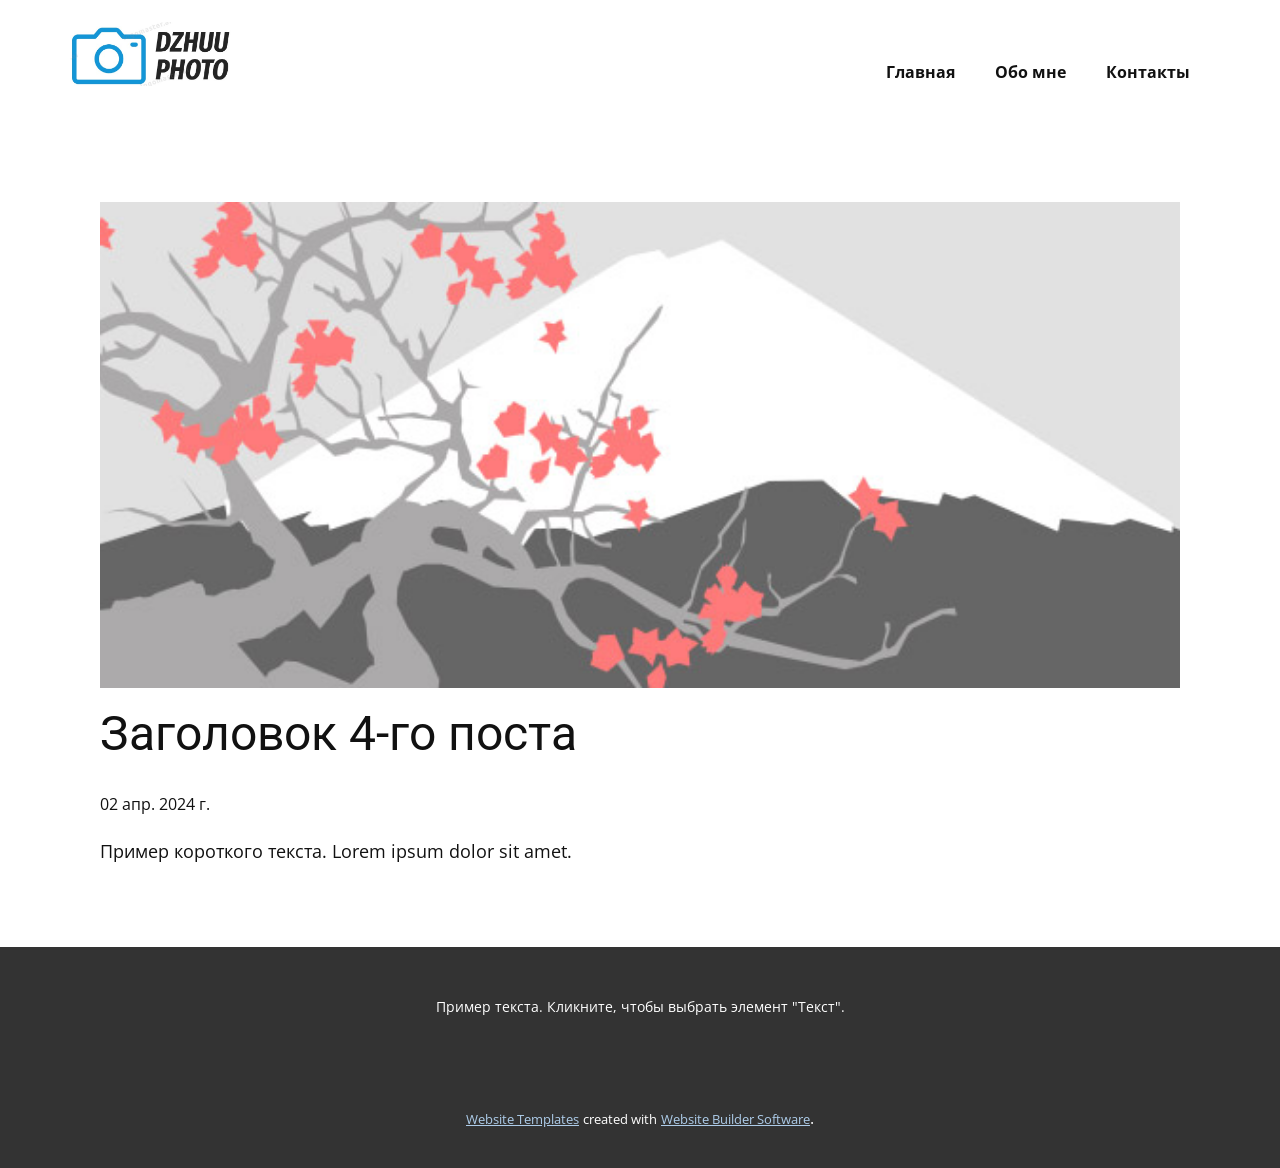
<file: blog/пост-3.html>
<!DOCTYPE html>
<html style="font-size: 16px;" lang="ru"><head>
    <meta name="viewport" content="width=device-width, initial-scale=1.0">
    <meta charset="utf-8">
    <meta name="keywords" content="Заголовок 1-го поста">
    <meta name="description" content="">
    <title>Заголовок 4-го поста</title>
    <link rel="stylesheet" href="../nicepage.css" media="screen">
<link rel="stylesheet" href="../Post-Template.css" media="screen">
    <script class="u-script" type="text/javascript" src="../jquery.js" defer=""></script>
    <script class="u-script" type="text/javascript" src="../nicepage.js" defer=""></script>
    <meta name="generator" content="Nicepage 6.7.6, nicepage.com">
    <link id="u-theme-google-font" rel="stylesheet" href="https://fonts.googleapis.com/css?family=Roboto:100,100i,300,300i,400,400i,500,500i,700,700i,900,900i|Open+Sans:300,300i,400,400i,500,500i,600,600i,700,700i,800,800i">
    
    
    
    <script type="application/ld+json">{
		"@context": "http://schema.org",
		"@type": "Organization",
		"name": "",
		"logo": "images/2024-04-02234435.jpg"
}</script>
    <meta name="theme-color" content="#478ac9">
  <meta data-intl-tel-input-cdn-path="intlTelInput/"></head>
  <body data-path-to-root="./" data-include-products="false" class="u-body u-xl-mode" data-lang="ru"><header class="u-clearfix u-header u-header" id="sec-635e"><div class="u-clearfix u-sheet u-valign-middle u-sheet-1">
        <a href="https://nicepage.com" class="u-image u-logo u-image-1" data-image-width="592" data-image-height="235">
          <img src="../images/2024-04-02234435.jpg" class="u-logo-image u-logo-image-1">
        </a>
        <nav class="u-menu u-menu-one-level u-offcanvas u-menu-1">
          <div class="menu-collapse" style="font-size: 1rem; letter-spacing: 0px; font-weight: 700;">
            <a class="u-button-style u-custom-left-right-menu-spacing u-custom-padding-bottom u-custom-top-bottom-menu-spacing u-nav-link u-text-active-palette-1-base u-text-hover-palette-2-base" href="#">
              <svg class="u-svg-link" viewBox="0 0 24 24"><use xmlns:xlink="http://www.w3.org/1999/xlink" xlink:href="#menu-hamburger"></use></svg>
              <svg class="u-svg-content" version="1.1" id="menu-hamburger" viewBox="0 0 16 16" x="0px" y="0px" xmlns:xlink="http://www.w3.org/1999/xlink" xmlns="http://www.w3.org/2000/svg"><g><rect y="1" width="16" height="2"></rect><rect y="7" width="16" height="2"></rect><rect y="13" width="16" height="2"></rect>
</g></svg>
            </a>
          </div>
          <div class="u-custom-menu u-nav-container">
            <ul class="u-nav u-unstyled u-nav-1"><li class="u-nav-item"><a class="u-button-style u-nav-link u-text-active-palette-1-base u-text-hover-palette-2-base" href="../Главная.html" style="padding: 10px 20px;">Главная</a>
</li><li class="u-nav-item"><a class="u-button-style u-nav-link u-text-active-palette-1-base u-text-hover-palette-2-base" href="../Обо-мне.html" style="padding: 10px 20px;">Обо мне</a>
</li><li class="u-nav-item"><a class="u-button-style u-nav-link u-text-active-palette-1-base u-text-hover-palette-2-base" href="../Контакты.html" style="padding: 10px 20px;">Контакты</a>
</li></ul>
          </div>
          <div class="u-custom-menu u-nav-container-collapse">
            <div class="u-black u-container-style u-inner-container-layout u-opacity u-opacity-95 u-sidenav">
              <div class="u-inner-container-layout u-sidenav-overflow">
                <div class="u-menu-close"></div>
                <ul class="u-align-center u-nav u-popupmenu-items u-unstyled u-nav-2"><li class="u-nav-item"><a class="u-button-style u-nav-link" href="../Главная.html">Главная</a>
</li><li class="u-nav-item"><a class="u-button-style u-nav-link" href="../Обо-мне.html">Обо мне</a>
</li><li class="u-nav-item"><a class="u-button-style u-nav-link" href="../Контакты.html">Контакты</a>
</li></ul>
              </div>
            </div>
            <div class="u-black u-menu-overlay u-opacity u-opacity-70"></div>
          </div>
        </nav>
      </div></header>
    <section class="u-align-center u-clearfix u-section-1" id="sec-e989">
      <div class="u-clearfix u-sheet u-valign-middle-md u-valign-middle-sm u-valign-middle-xs u-sheet-1"><!--post_details--><!--post_details_options_json--><!--{"source":""}--><!--/post_details_options_json--><!--blog_post-->
        <div class="u-container-style u-expanded-width u-post-details u-post-details-1">
          <div class="u-container-layout u-valign-middle u-container-layout-1"><!--blog_post_image-->
            <img alt="" class="u-blog-control u-expanded-width u-image u-image-default u-image-1" src="../images/0fd3416c.jpeg"><!--/blog_post_image--><!--blog_post_header-->
            <h2 class="u-blog-control u-text u-text-1">Заголовок 4-го поста</h2><!--/blog_post_header--><!--blog_post_metadata-->
            <div class="u-blog-control u-metadata u-metadata-1"><!--blog_post_metadata_date-->
              <span class="u-meta-date u-meta-icon">02 апр. 2024 г.</span><!--/blog_post_metadata_date--><!--blog_post_metadata_category-->
              <!--/blog_post_metadata_category--><!--blog_post_metadata_comments-->
              <!--/blog_post_metadata_comments-->
            </div><!--/blog_post_metadata--><!--blog_post_content-->
            <div class="u-align-justify u-blog-control u-post-content u-text u-text-2 fr-view">
  Пример короткого текста. Lorem ipsum dolor sit amet.
  </div><!--/blog_post_content-->
          </div>
        </div><!--/blog_post--><!--/post_details-->
      </div>
    </section>
    
    
    
    <footer class="u-align-center u-clearfix u-footer u-grey-80 u-footer" id="sec-bfb7"><div class="u-clearfix u-sheet u-sheet-1">
        <p class="u-small-text u-text u-text-variant u-text-1">Пример текста. Кликните, чтобы выбрать элемент "Текст".</p>
      </div></footer>
    <section class="u-backlink u-clearfix u-grey-80">
      <a class="u-link" href="https://nicepage.com/website-templates" target="_blank">
        <span>Website Templates</span>
      </a>
      <p class="u-text">
        <span>created with</span>
      </p>
      <a class="u-link" href="" target="_blank">
        <span>Website Builder Software</span>
      </a>. 
    </section>
  
</body></html>
</file>
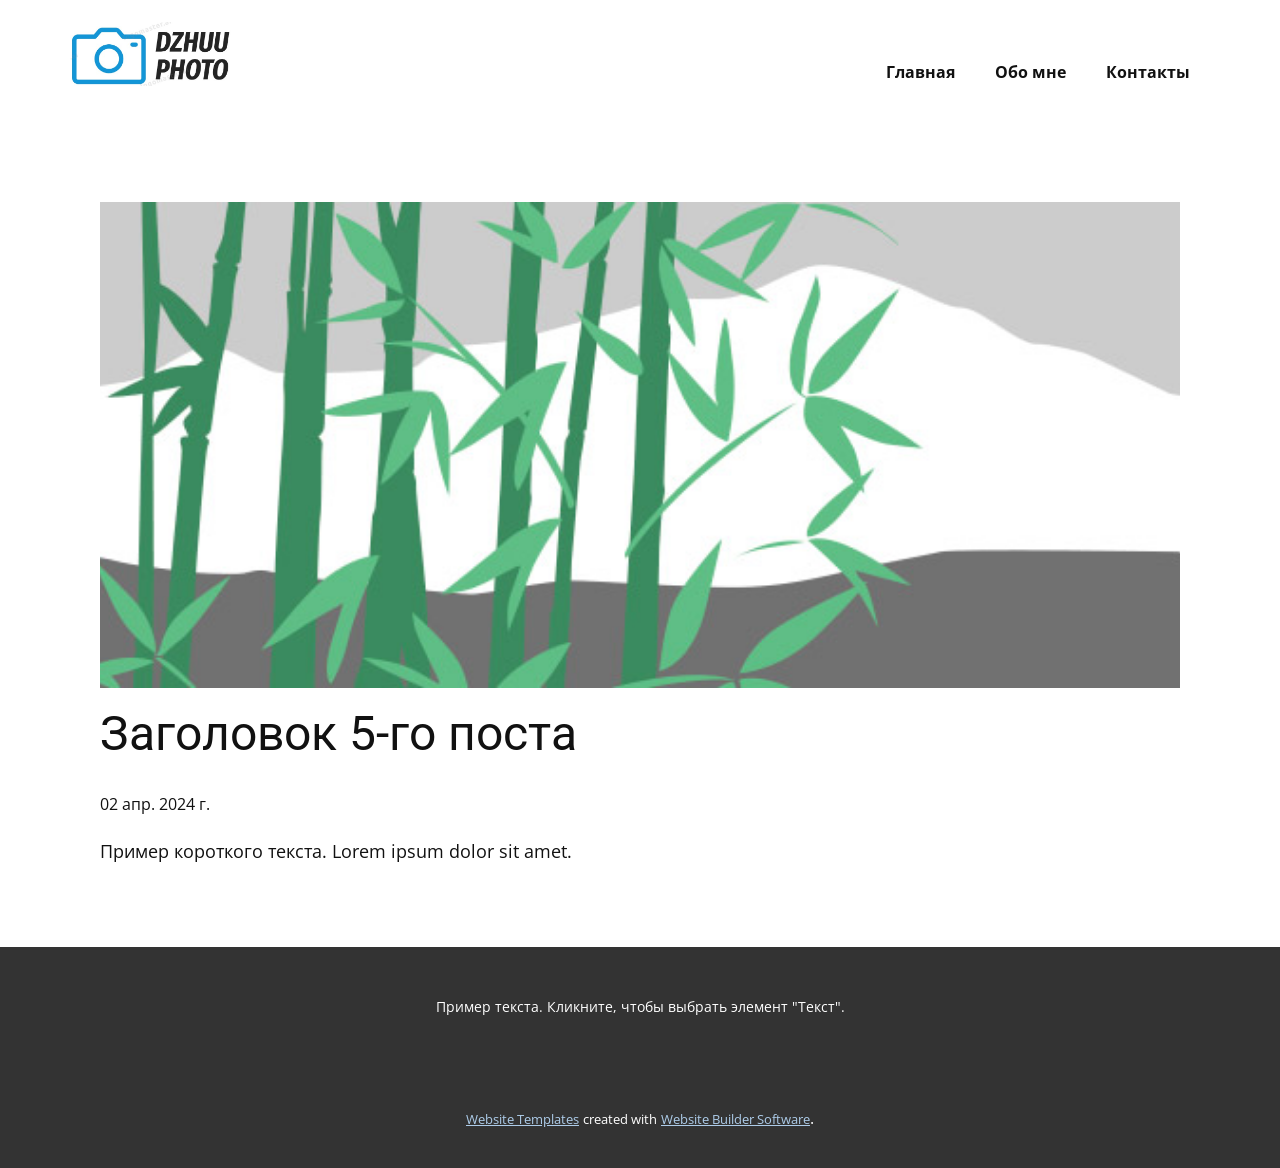
<file: blog/пост-4.html>
<!DOCTYPE html>
<html style="font-size: 16px;" lang="ru"><head>
    <meta name="viewport" content="width=device-width, initial-scale=1.0">
    <meta charset="utf-8">
    <meta name="keywords" content="Заголовок 1-го поста">
    <meta name="description" content="">
    <title>Заголовок 5-го поста</title>
    <link rel="stylesheet" href="../nicepage.css" media="screen">
<link rel="stylesheet" href="../Post-Template.css" media="screen">
    <script class="u-script" type="text/javascript" src="../jquery.js" defer=""></script>
    <script class="u-script" type="text/javascript" src="../nicepage.js" defer=""></script>
    <meta name="generator" content="Nicepage 6.7.6, nicepage.com">
    <link id="u-theme-google-font" rel="stylesheet" href="https://fonts.googleapis.com/css?family=Roboto:100,100i,300,300i,400,400i,500,500i,700,700i,900,900i|Open+Sans:300,300i,400,400i,500,500i,600,600i,700,700i,800,800i">
    
    
    
    <script type="application/ld+json">{
		"@context": "http://schema.org",
		"@type": "Organization",
		"name": "",
		"logo": "images/2024-04-02234435.jpg"
}</script>
    <meta name="theme-color" content="#478ac9">
  <meta data-intl-tel-input-cdn-path="intlTelInput/"></head>
  <body data-path-to-root="./" data-include-products="false" class="u-body u-xl-mode" data-lang="ru"><header class="u-clearfix u-header u-header" id="sec-635e"><div class="u-clearfix u-sheet u-valign-middle u-sheet-1">
        <a href="https://nicepage.com" class="u-image u-logo u-image-1" data-image-width="592" data-image-height="235">
          <img src="../images/2024-04-02234435.jpg" class="u-logo-image u-logo-image-1">
        </a>
        <nav class="u-menu u-menu-one-level u-offcanvas u-menu-1">
          <div class="menu-collapse" style="font-size: 1rem; letter-spacing: 0px; font-weight: 700;">
            <a class="u-button-style u-custom-left-right-menu-spacing u-custom-padding-bottom u-custom-top-bottom-menu-spacing u-nav-link u-text-active-palette-1-base u-text-hover-palette-2-base" href="#">
              <svg class="u-svg-link" viewBox="0 0 24 24"><use xmlns:xlink="http://www.w3.org/1999/xlink" xlink:href="#menu-hamburger"></use></svg>
              <svg class="u-svg-content" version="1.1" id="menu-hamburger" viewBox="0 0 16 16" x="0px" y="0px" xmlns:xlink="http://www.w3.org/1999/xlink" xmlns="http://www.w3.org/2000/svg"><g><rect y="1" width="16" height="2"></rect><rect y="7" width="16" height="2"></rect><rect y="13" width="16" height="2"></rect>
</g></svg>
            </a>
          </div>
          <div class="u-custom-menu u-nav-container">
            <ul class="u-nav u-unstyled u-nav-1"><li class="u-nav-item"><a class="u-button-style u-nav-link u-text-active-palette-1-base u-text-hover-palette-2-base" href="../Главная.html" style="padding: 10px 20px;">Главная</a>
</li><li class="u-nav-item"><a class="u-button-style u-nav-link u-text-active-palette-1-base u-text-hover-palette-2-base" href="../Обо-мне.html" style="padding: 10px 20px;">Обо мне</a>
</li><li class="u-nav-item"><a class="u-button-style u-nav-link u-text-active-palette-1-base u-text-hover-palette-2-base" href="../Контакты.html" style="padding: 10px 20px;">Контакты</a>
</li></ul>
          </div>
          <div class="u-custom-menu u-nav-container-collapse">
            <div class="u-black u-container-style u-inner-container-layout u-opacity u-opacity-95 u-sidenav">
              <div class="u-inner-container-layout u-sidenav-overflow">
                <div class="u-menu-close"></div>
                <ul class="u-align-center u-nav u-popupmenu-items u-unstyled u-nav-2"><li class="u-nav-item"><a class="u-button-style u-nav-link" href="../Главная.html">Главная</a>
</li><li class="u-nav-item"><a class="u-button-style u-nav-link" href="../Обо-мне.html">Обо мне</a>
</li><li class="u-nav-item"><a class="u-button-style u-nav-link" href="../Контакты.html">Контакты</a>
</li></ul>
              </div>
            </div>
            <div class="u-black u-menu-overlay u-opacity u-opacity-70"></div>
          </div>
        </nav>
      </div></header>
    <section class="u-align-center u-clearfix u-section-1" id="sec-e989">
      <div class="u-clearfix u-sheet u-valign-middle-md u-valign-middle-sm u-valign-middle-xs u-sheet-1"><!--post_details--><!--post_details_options_json--><!--{"source":""}--><!--/post_details_options_json--><!--blog_post-->
        <div class="u-container-style u-expanded-width u-post-details u-post-details-1">
          <div class="u-container-layout u-valign-middle u-container-layout-1"><!--blog_post_image-->
            <img alt="" class="u-blog-control u-expanded-width u-image u-image-default u-image-1" src="../images/68f64b9d.jpeg"><!--/blog_post_image--><!--blog_post_header-->
            <h2 class="u-blog-control u-text u-text-1">Заголовок 5-го поста</h2><!--/blog_post_header--><!--blog_post_metadata-->
            <div class="u-blog-control u-metadata u-metadata-1"><!--blog_post_metadata_date-->
              <span class="u-meta-date u-meta-icon">02 апр. 2024 г.</span><!--/blog_post_metadata_date--><!--blog_post_metadata_category-->
              <!--/blog_post_metadata_category--><!--blog_post_metadata_comments-->
              <!--/blog_post_metadata_comments-->
            </div><!--/blog_post_metadata--><!--blog_post_content-->
            <div class="u-align-justify u-blog-control u-post-content u-text u-text-2 fr-view">
  Пример короткого текста. Lorem ipsum dolor sit amet.
  </div><!--/blog_post_content-->
          </div>
        </div><!--/blog_post--><!--/post_details-->
      </div>
    </section>
    
    
    
    <footer class="u-align-center u-clearfix u-footer u-grey-80 u-footer" id="sec-bfb7"><div class="u-clearfix u-sheet u-sheet-1">
        <p class="u-small-text u-text u-text-variant u-text-1">Пример текста. Кликните, чтобы выбрать элемент "Текст".</p>
      </div></footer>
    <section class="u-backlink u-clearfix u-grey-80">
      <a class="u-link" href="https://nicepage.com/website-templates" target="_blank">
        <span>Website Templates</span>
      </a>
      <p class="u-text">
        <span>created with</span>
      </p>
      <a class="u-link" href="" target="_blank">
        <span>Website Builder Software</span>
      </a>. 
    </section>
  
</body></html>
</file>
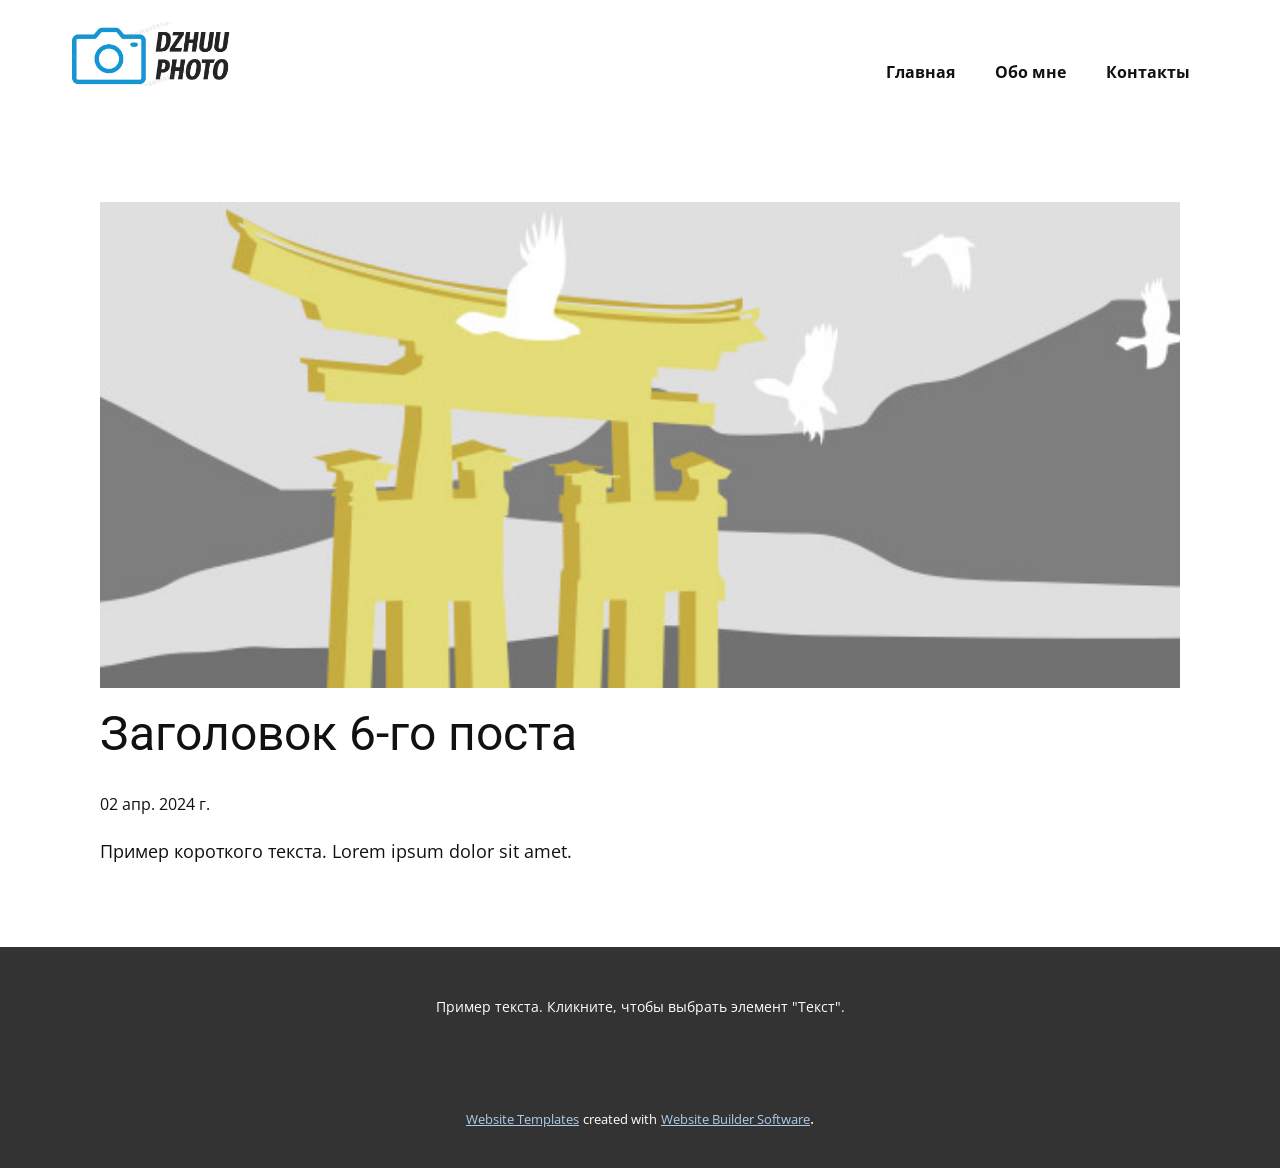
<file: blog/пост-5.html>
<!DOCTYPE html>
<html style="font-size: 16px;" lang="ru"><head>
    <meta name="viewport" content="width=device-width, initial-scale=1.0">
    <meta charset="utf-8">
    <meta name="keywords" content="Заголовок 1-го поста">
    <meta name="description" content="">
    <title>Заголовок 6-го поста</title>
    <link rel="stylesheet" href="../nicepage.css" media="screen">
<link rel="stylesheet" href="../Post-Template.css" media="screen">
    <script class="u-script" type="text/javascript" src="../jquery.js" defer=""></script>
    <script class="u-script" type="text/javascript" src="../nicepage.js" defer=""></script>
    <meta name="generator" content="Nicepage 6.7.6, nicepage.com">
    <link id="u-theme-google-font" rel="stylesheet" href="https://fonts.googleapis.com/css?family=Roboto:100,100i,300,300i,400,400i,500,500i,700,700i,900,900i|Open+Sans:300,300i,400,400i,500,500i,600,600i,700,700i,800,800i">
    
    
    
    <script type="application/ld+json">{
		"@context": "http://schema.org",
		"@type": "Organization",
		"name": "",
		"logo": "images/2024-04-02234435.jpg"
}</script>
    <meta name="theme-color" content="#478ac9">
  <meta data-intl-tel-input-cdn-path="intlTelInput/"></head>
  <body data-path-to-root="./" data-include-products="false" class="u-body u-xl-mode" data-lang="ru"><header class="u-clearfix u-header u-header" id="sec-635e"><div class="u-clearfix u-sheet u-valign-middle u-sheet-1">
        <a href="https://nicepage.com" class="u-image u-logo u-image-1" data-image-width="592" data-image-height="235">
          <img src="../images/2024-04-02234435.jpg" class="u-logo-image u-logo-image-1">
        </a>
        <nav class="u-menu u-menu-one-level u-offcanvas u-menu-1">
          <div class="menu-collapse" style="font-size: 1rem; letter-spacing: 0px; font-weight: 700;">
            <a class="u-button-style u-custom-left-right-menu-spacing u-custom-padding-bottom u-custom-top-bottom-menu-spacing u-nav-link u-text-active-palette-1-base u-text-hover-palette-2-base" href="#">
              <svg class="u-svg-link" viewBox="0 0 24 24"><use xmlns:xlink="http://www.w3.org/1999/xlink" xlink:href="#menu-hamburger"></use></svg>
              <svg class="u-svg-content" version="1.1" id="menu-hamburger" viewBox="0 0 16 16" x="0px" y="0px" xmlns:xlink="http://www.w3.org/1999/xlink" xmlns="http://www.w3.org/2000/svg"><g><rect y="1" width="16" height="2"></rect><rect y="7" width="16" height="2"></rect><rect y="13" width="16" height="2"></rect>
</g></svg>
            </a>
          </div>
          <div class="u-custom-menu u-nav-container">
            <ul class="u-nav u-unstyled u-nav-1"><li class="u-nav-item"><a class="u-button-style u-nav-link u-text-active-palette-1-base u-text-hover-palette-2-base" href="../Главная.html" style="padding: 10px 20px;">Главная</a>
</li><li class="u-nav-item"><a class="u-button-style u-nav-link u-text-active-palette-1-base u-text-hover-palette-2-base" href="../Обо-мне.html" style="padding: 10px 20px;">Обо мне</a>
</li><li class="u-nav-item"><a class="u-button-style u-nav-link u-text-active-palette-1-base u-text-hover-palette-2-base" href="../Контакты.html" style="padding: 10px 20px;">Контакты</a>
</li></ul>
          </div>
          <div class="u-custom-menu u-nav-container-collapse">
            <div class="u-black u-container-style u-inner-container-layout u-opacity u-opacity-95 u-sidenav">
              <div class="u-inner-container-layout u-sidenav-overflow">
                <div class="u-menu-close"></div>
                <ul class="u-align-center u-nav u-popupmenu-items u-unstyled u-nav-2"><li class="u-nav-item"><a class="u-button-style u-nav-link" href="../Главная.html">Главная</a>
</li><li class="u-nav-item"><a class="u-button-style u-nav-link" href="../Обо-мне.html">Обо мне</a>
</li><li class="u-nav-item"><a class="u-button-style u-nav-link" href="../Контакты.html">Контакты</a>
</li></ul>
              </div>
            </div>
            <div class="u-black u-menu-overlay u-opacity u-opacity-70"></div>
          </div>
        </nav>
      </div></header>
    <section class="u-align-center u-clearfix u-section-1" id="sec-e989">
      <div class="u-clearfix u-sheet u-valign-middle-md u-valign-middle-sm u-valign-middle-xs u-sheet-1"><!--post_details--><!--post_details_options_json--><!--{"source":""}--><!--/post_details_options_json--><!--blog_post-->
        <div class="u-container-style u-expanded-width u-post-details u-post-details-1">
          <div class="u-container-layout u-valign-middle u-container-layout-1"><!--blog_post_image-->
            <img alt="" class="u-blog-control u-expanded-width u-image u-image-default u-image-1" src="../images/8ad73f3c.jpeg"><!--/blog_post_image--><!--blog_post_header-->
            <h2 class="u-blog-control u-text u-text-1">Заголовок 6-го поста</h2><!--/blog_post_header--><!--blog_post_metadata-->
            <div class="u-blog-control u-metadata u-metadata-1"><!--blog_post_metadata_date-->
              <span class="u-meta-date u-meta-icon">02 апр. 2024 г.</span><!--/blog_post_metadata_date--><!--blog_post_metadata_category-->
              <!--/blog_post_metadata_category--><!--blog_post_metadata_comments-->
              <!--/blog_post_metadata_comments-->
            </div><!--/blog_post_metadata--><!--blog_post_content-->
            <div class="u-align-justify u-blog-control u-post-content u-text u-text-2 fr-view">
  Пример короткого текста. Lorem ipsum dolor sit amet.
  </div><!--/blog_post_content-->
          </div>
        </div><!--/blog_post--><!--/post_details-->
      </div>
    </section>
    
    
    
    <footer class="u-align-center u-clearfix u-footer u-grey-80 u-footer" id="sec-bfb7"><div class="u-clearfix u-sheet u-sheet-1">
        <p class="u-small-text u-text u-text-variant u-text-1">Пример текста. Кликните, чтобы выбрать элемент "Текст".</p>
      </div></footer>
    <section class="u-backlink u-clearfix u-grey-80">
      <a class="u-link" href="https://nicepage.com/website-templates" target="_blank">
        <span>Website Templates</span>
      </a>
      <p class="u-text">
        <span>created with</span>
      </p>
      <a class="u-link" href="" target="_blank">
        <span>Website Builder Software</span>
      </a>. 
    </section>
  
</body></html>
</file>
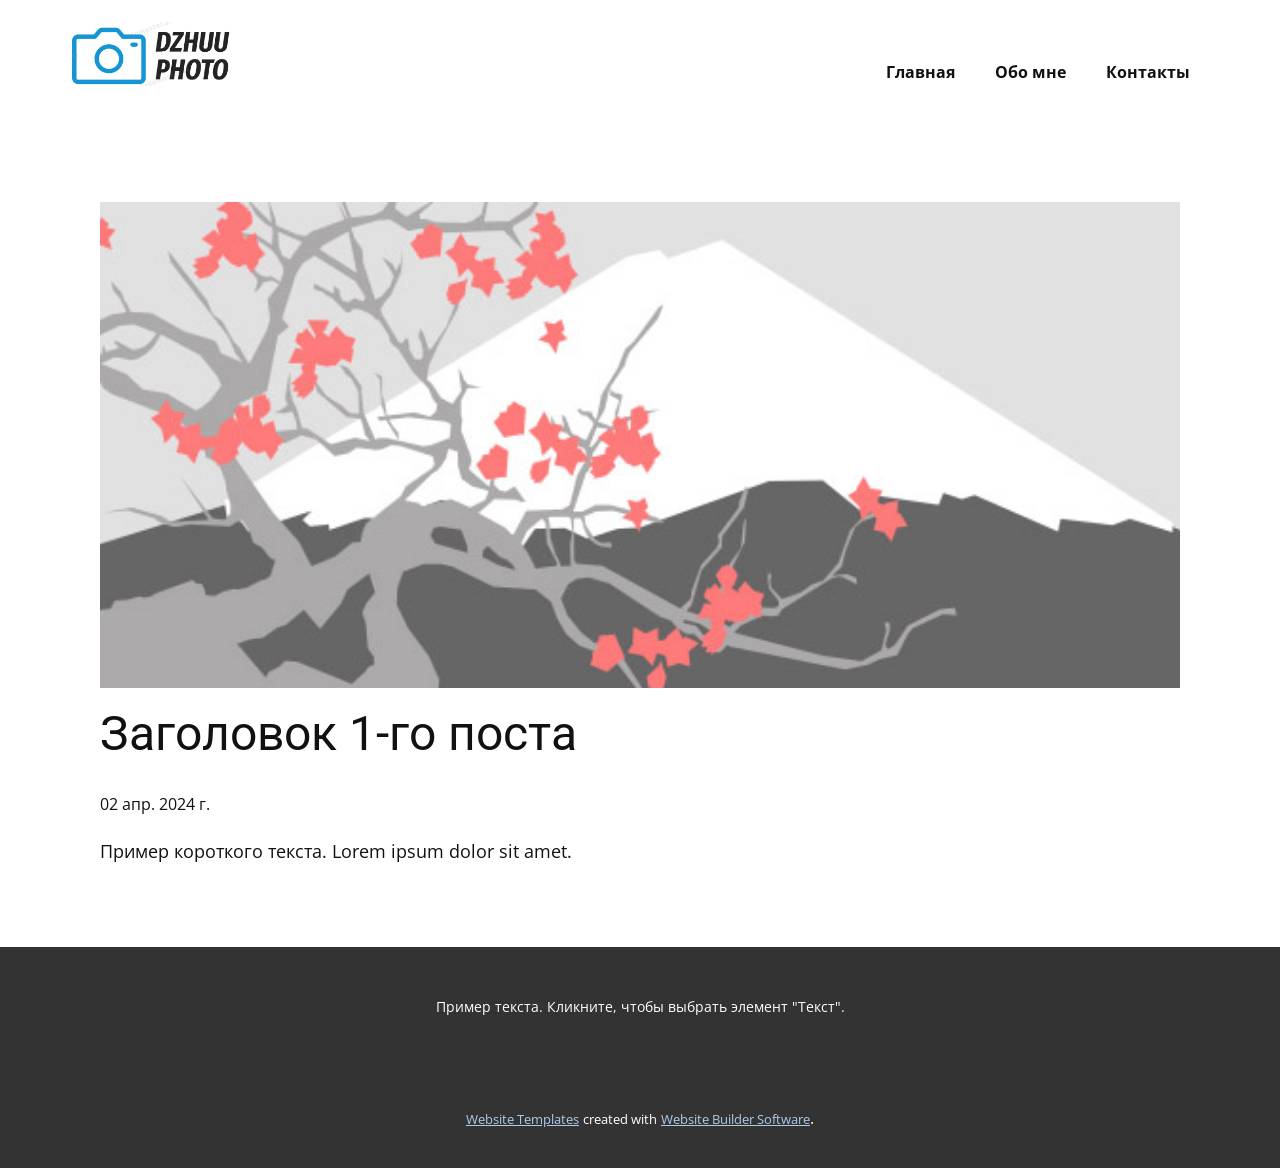
<file: blog/пост.html>
<!DOCTYPE html>
<html style="font-size: 16px;" lang="ru"><head>
    <meta name="viewport" content="width=device-width, initial-scale=1.0">
    <meta charset="utf-8">
    <meta name="keywords" content="Заголовок 1-го поста">
    <meta name="description" content="">
    <title>Заголовок 1-го поста</title>
    <link rel="stylesheet" href="../nicepage.css" media="screen">
<link rel="stylesheet" href="../Post-Template.css" media="screen">
    <script class="u-script" type="text/javascript" src="../jquery.js" defer=""></script>
    <script class="u-script" type="text/javascript" src="../nicepage.js" defer=""></script>
    <meta name="generator" content="Nicepage 6.7.6, nicepage.com">
    <link id="u-theme-google-font" rel="stylesheet" href="https://fonts.googleapis.com/css?family=Roboto:100,100i,300,300i,400,400i,500,500i,700,700i,900,900i|Open+Sans:300,300i,400,400i,500,500i,600,600i,700,700i,800,800i">
    
    
    
    <script type="application/ld+json">{
		"@context": "http://schema.org",
		"@type": "Organization",
		"name": "",
		"logo": "images/2024-04-02234435.jpg"
}</script>
    <meta name="theme-color" content="#478ac9">
  <meta data-intl-tel-input-cdn-path="intlTelInput/"></head>
  <body data-path-to-root="./" data-include-products="false" class="u-body u-xl-mode" data-lang="ru"><header class="u-clearfix u-header u-header" id="sec-635e"><div class="u-clearfix u-sheet u-valign-middle u-sheet-1">
        <a href="https://nicepage.com" class="u-image u-logo u-image-1" data-image-width="592" data-image-height="235">
          <img src="../images/2024-04-02234435.jpg" class="u-logo-image u-logo-image-1">
        </a>
        <nav class="u-menu u-menu-one-level u-offcanvas u-menu-1">
          <div class="menu-collapse" style="font-size: 1rem; letter-spacing: 0px; font-weight: 700;">
            <a class="u-button-style u-custom-left-right-menu-spacing u-custom-padding-bottom u-custom-top-bottom-menu-spacing u-nav-link u-text-active-palette-1-base u-text-hover-palette-2-base" href="#">
              <svg class="u-svg-link" viewBox="0 0 24 24"><use xmlns:xlink="http://www.w3.org/1999/xlink" xlink:href="#menu-hamburger"></use></svg>
              <svg class="u-svg-content" version="1.1" id="menu-hamburger" viewBox="0 0 16 16" x="0px" y="0px" xmlns:xlink="http://www.w3.org/1999/xlink" xmlns="http://www.w3.org/2000/svg"><g><rect y="1" width="16" height="2"></rect><rect y="7" width="16" height="2"></rect><rect y="13" width="16" height="2"></rect>
</g></svg>
            </a>
          </div>
          <div class="u-custom-menu u-nav-container">
            <ul class="u-nav u-unstyled u-nav-1"><li class="u-nav-item"><a class="u-button-style u-nav-link u-text-active-palette-1-base u-text-hover-palette-2-base" href="../Главная.html" style="padding: 10px 20px;">Главная</a>
</li><li class="u-nav-item"><a class="u-button-style u-nav-link u-text-active-palette-1-base u-text-hover-palette-2-base" href="../Обо-мне.html" style="padding: 10px 20px;">Обо мне</a>
</li><li class="u-nav-item"><a class="u-button-style u-nav-link u-text-active-palette-1-base u-text-hover-palette-2-base" href="../Контакты.html" style="padding: 10px 20px;">Контакты</a>
</li></ul>
          </div>
          <div class="u-custom-menu u-nav-container-collapse">
            <div class="u-black u-container-style u-inner-container-layout u-opacity u-opacity-95 u-sidenav">
              <div class="u-inner-container-layout u-sidenav-overflow">
                <div class="u-menu-close"></div>
                <ul class="u-align-center u-nav u-popupmenu-items u-unstyled u-nav-2"><li class="u-nav-item"><a class="u-button-style u-nav-link" href="../Главная.html">Главная</a>
</li><li class="u-nav-item"><a class="u-button-style u-nav-link" href="../Обо-мне.html">Обо мне</a>
</li><li class="u-nav-item"><a class="u-button-style u-nav-link" href="../Контакты.html">Контакты</a>
</li></ul>
              </div>
            </div>
            <div class="u-black u-menu-overlay u-opacity u-opacity-70"></div>
          </div>
        </nav>
      </div></header>
    <section class="u-align-center u-clearfix u-section-1" id="sec-e989">
      <div class="u-clearfix u-sheet u-valign-middle-md u-valign-middle-sm u-valign-middle-xs u-sheet-1"><!--post_details--><!--post_details_options_json--><!--{"source":""}--><!--/post_details_options_json--><!--blog_post-->
        <div class="u-container-style u-expanded-width u-post-details u-post-details-1">
          <div class="u-container-layout u-valign-middle u-container-layout-1"><!--blog_post_image-->
            <img alt="" class="u-blog-control u-expanded-width u-image u-image-default u-image-1" src="../images/0fd3416c.jpeg"><!--/blog_post_image--><!--blog_post_header-->
            <h2 class="u-blog-control u-text u-text-1">Заголовок 1-го поста</h2><!--/blog_post_header--><!--blog_post_metadata-->
            <div class="u-blog-control u-metadata u-metadata-1"><!--blog_post_metadata_date-->
              <span class="u-meta-date u-meta-icon">02 апр. 2024 г.</span><!--/blog_post_metadata_date--><!--blog_post_metadata_category-->
              <!--/blog_post_metadata_category--><!--blog_post_metadata_comments-->
              <!--/blog_post_metadata_comments-->
            </div><!--/blog_post_metadata--><!--blog_post_content-->
            <div class="u-align-justify u-blog-control u-post-content u-text u-text-2 fr-view">
  Пример короткого текста. Lorem ipsum dolor sit amet.
  </div><!--/blog_post_content-->
          </div>
        </div><!--/blog_post--><!--/post_details-->
      </div>
    </section>
    
    
    
    <footer class="u-align-center u-clearfix u-footer u-grey-80 u-footer" id="sec-bfb7"><div class="u-clearfix u-sheet u-sheet-1">
        <p class="u-small-text u-text u-text-variant u-text-1">Пример текста. Кликните, чтобы выбрать элемент "Текст".</p>
      </div></footer>
    <section class="u-backlink u-clearfix u-grey-80">
      <a class="u-link" href="https://nicepage.com/website-templates" target="_blank">
        <span>Website Templates</span>
      </a>
      <p class="u-text">
        <span>created with</span>
      </p>
      <a class="u-link" href="" target="_blank">
        <span>Website Builder Software</span>
      </a>. 
    </section>
  
</body></html>
</file>
